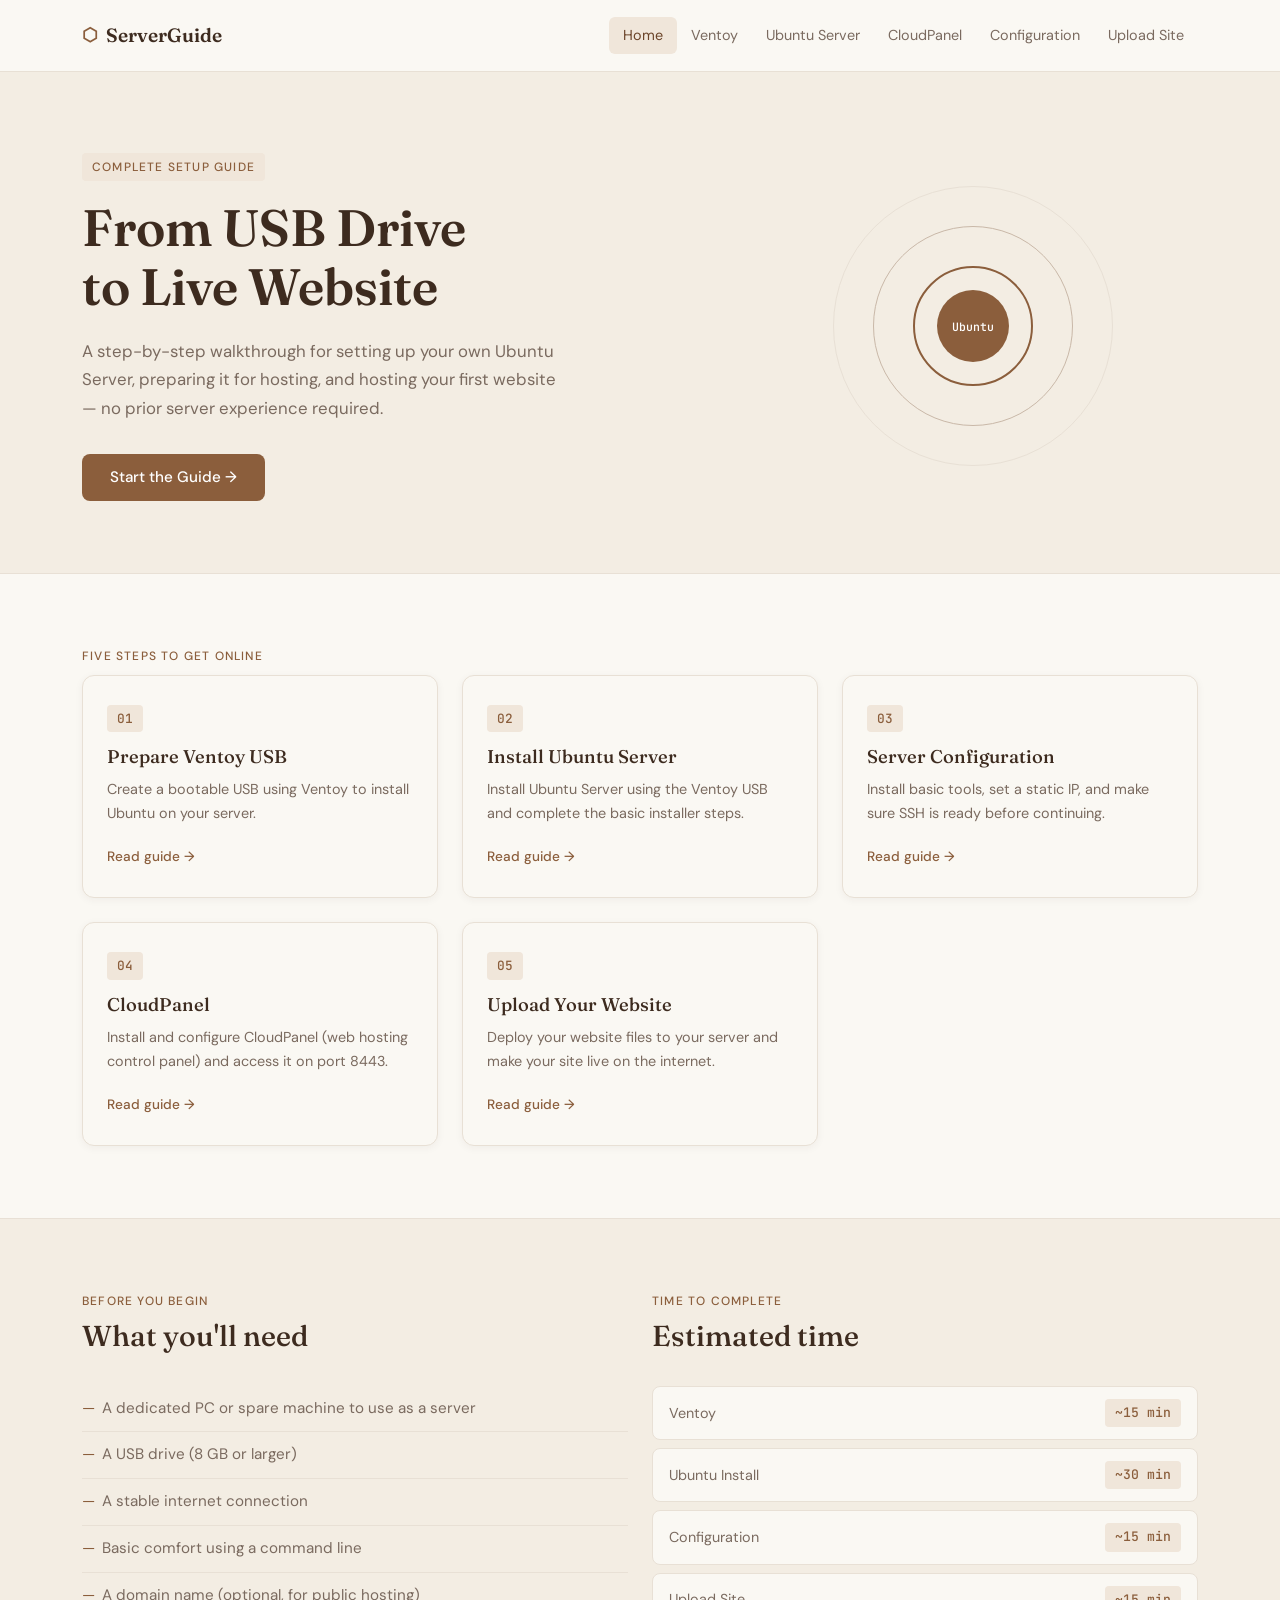
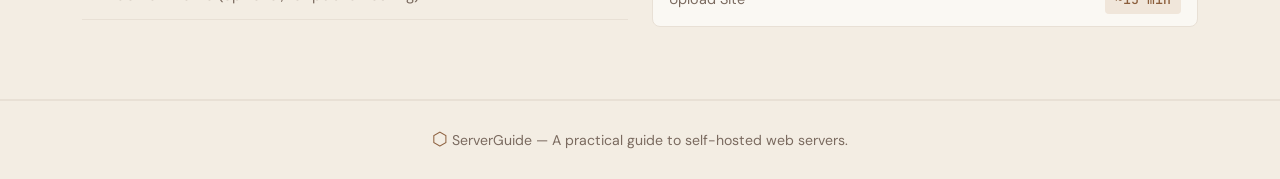
<file: index.html>
<!DOCTYPE html>
<html lang="en">
<head>
  <meta charset="UTF-8" />
  <meta name="viewport" content="width=device-width, initial-scale=1.0"/>
  <title>Ubuntu Server Guide</title>
  <link href="https://cdn.jsdelivr.net/npm/bootstrap@5.3.3/dist/css/bootstrap.min.css" rel="stylesheet"/>
  <link href="https://fonts.googleapis.com/css2?family=Fraunces:wght@400;500;600&family=DM+Sans:wght@400;500&family=JetBrains+Mono:wght@400;500&display=swap" rel="stylesheet"/>
  <link rel="stylesheet" href="style.css"/>
  <link rel="icon" type="image/x-icon" href="pics/favicon.png"/>
</head>
<body>

  <!-- Navbar -->
  <nav class="navbar navbar-expand-lg sticky-top site-nav">
    <div class="container">
      <a class="navbar-brand" href="index.html">
        <span class="brand-icon">⬡</span> ServerGuide
      </a>
      <button class="navbar-toggler" type="button" data-bs-toggle="collapse" data-bs-target="#navMenu">
        <span class="navbar-toggler-icon"></span>
      </button>
      <div class="collapse navbar-collapse" id="navMenu">
        <ul class="navbar-nav ms-auto">
          <li class="nav-item"><a class="nav-link active" href="index.html">Home</a></li>
          <li class="nav-item"><a class="nav-link" href="ventoy.html">Ventoy</a></li>
          <li class="nav-item"><a class="nav-link" href="ubuntu.html">Ubuntu Server</a></li>
          <li class="nav-item"><a class="nav-link" href="cloudpanel.html">CloudPanel</a></li>
          <li class="nav-item"><a class="nav-link" href="configuration.html">Configuration</a></li>
          <li class="nav-item"><a class="nav-link" href="upload.html">Upload Site</a></li>
        </ul>
      </div>
    </div>
  </nav>

  <!-- Hero -->
  <section class="hero-section">
    <div class="container">
      <div class="row align-items-center">
        <div class="col-lg-7">
          <span class="guide-label">Complete Setup Guide</span>
          <h1 class="hero-title">From USB Drive<br>to Live Website</h1>
          <p class="hero-sub">A step-by-step walkthrough for setting up your own Ubuntu Server, preparing it for hosting, and hosting your first website — no prior server experience required.</p>
          <a href="ventoy.html" class="btn btn-primary-custom">Start the Guide &rarr;</a>
        </div>
        <div class="col-lg-5 d-none d-lg-block">
          <div class="hero-graphic">
            <div class="graphic-ring ring-1"></div>
            <div class="graphic-ring ring-2"></div>
            <div class="graphic-ring ring-3"></div>
            <div class="graphic-center">
              <span>Ubuntu</span>
            </div>
          </div>
        </div>
      </div>
    </div>
  </section>

  <!-- Steps overview -->
  <section class="steps-section">
    <div class="container">
      <p class="section-label">Five steps to get online</p>
      <div class="row g-4">
        <div class="col-md-6 col-lg-4">
          <a href="ventoy.html" class="step-card">
            <div class="step-num">01</div>
            <h3 class="step-title">Prepare Ventoy USB</h3>
            <p class="step-desc">Create a bootable USB using Ventoy to install Ubuntu on your server.</p>
            <span class="step-link">Read guide &rarr;</span>
          </a>
        </div>

        <div class="col-md-6 col-lg-4">
          <a href="ubuntu.html" class="step-card">
            <div class="step-num">02</div>
            <h3 class="step-title">Install Ubuntu Server</h3>
            <p class="step-desc">Install Ubuntu Server using the Ventoy USB and complete the basic installer steps.</p>
            <span class="step-link">Read guide &rarr;</span>
          </a>
        </div>

        <div class="col-md-6 col-lg-4">
          <a href="configuration.html" class="step-card">
            <div class="step-num">03</div>
            <h3 class="step-title">Server Configuration</h3>
            <p class="step-desc">Install basic tools, set a static IP, and make sure SSH is ready before continuing.</p>
            <span class="step-link">Read guide &rarr;</span>
          </a>
        </div>

        <div class="col-md-6 col-lg-4">
          <a href="cloudpanel.html" class="step-card">
            <div class="step-num">04</div>
            <h3 class="step-title">CloudPanel</h3>
            <p class="step-desc">Install and configure CloudPanel (web hosting control panel) and access it on port 8443.</p>
            <span class="step-link">Read guide &rarr;</span>
          </a>
        </div>

        <div class="col-md-6 col-lg-4">
          <a href="upload.html" class="step-card">
            <div class="step-num">05</div>
            <h3 class="step-title">Upload Your Website</h3>
            <p class="step-desc">Deploy your website files to your server and make your site live on the internet.</p>
            <span class="step-link">Read guide &rarr;</span>
          </a>
        </div>

      </div>
    </div>
  </section>

  <!-- What you'll need -->
  <section class="prereq-section">
    <div class="container">
      <div class="row">
        <div class="col-lg-6">
          <p class="section-label">Before you begin</p>
          <h2 class="section-title">What you'll need</h2>
          <ul class="prereq-list">
            <li>A dedicated PC or spare machine to use as a server</li>
            <li>A USB drive (8 GB or larger)</li>
            <li>A stable internet connection</li>
            <li>Basic comfort using a command line</li>
            <li>A domain name (optional, for public hosting)</li>
          </ul>
        </div>
        <div class="col-lg-6">
          <p class="section-label">Time to complete</p>
          <h2 class="section-title">Estimated time</h2>
          <div class="time-cards">
            <div class="time-card"><span class="time-step">Ventoy</span><span class="time-val">~15 min</span></div>
            <div class="time-card"><span class="time-step">Ubuntu Install</span><span class="time-val">~30 min</span></div>
            <div class="time-card"><span class="time-step">Configuration</span><span class="time-val">~15 min</span></div>
            <div class="time-card"><span class="time-step">Upload Site</span><span class="time-val">~15 min</span></div>
          </div>
        </div>
      </div>
    </div>
  </section>

  <!-- Footer -->
  <footer class="site-footer">
    <div class="container">
      <span class="brand-icon">⬡</span> ServerGuide &mdash; A practical guide to self-hosted web servers.
    </div>
  </footer>

  <script src="https://cdn.jsdelivr.net/npm/bootstrap@5.3.3/dist/js/bootstrap.bundle.min.js"></script>
  <script src="site.js"></script>
</body>
</html>
</file>
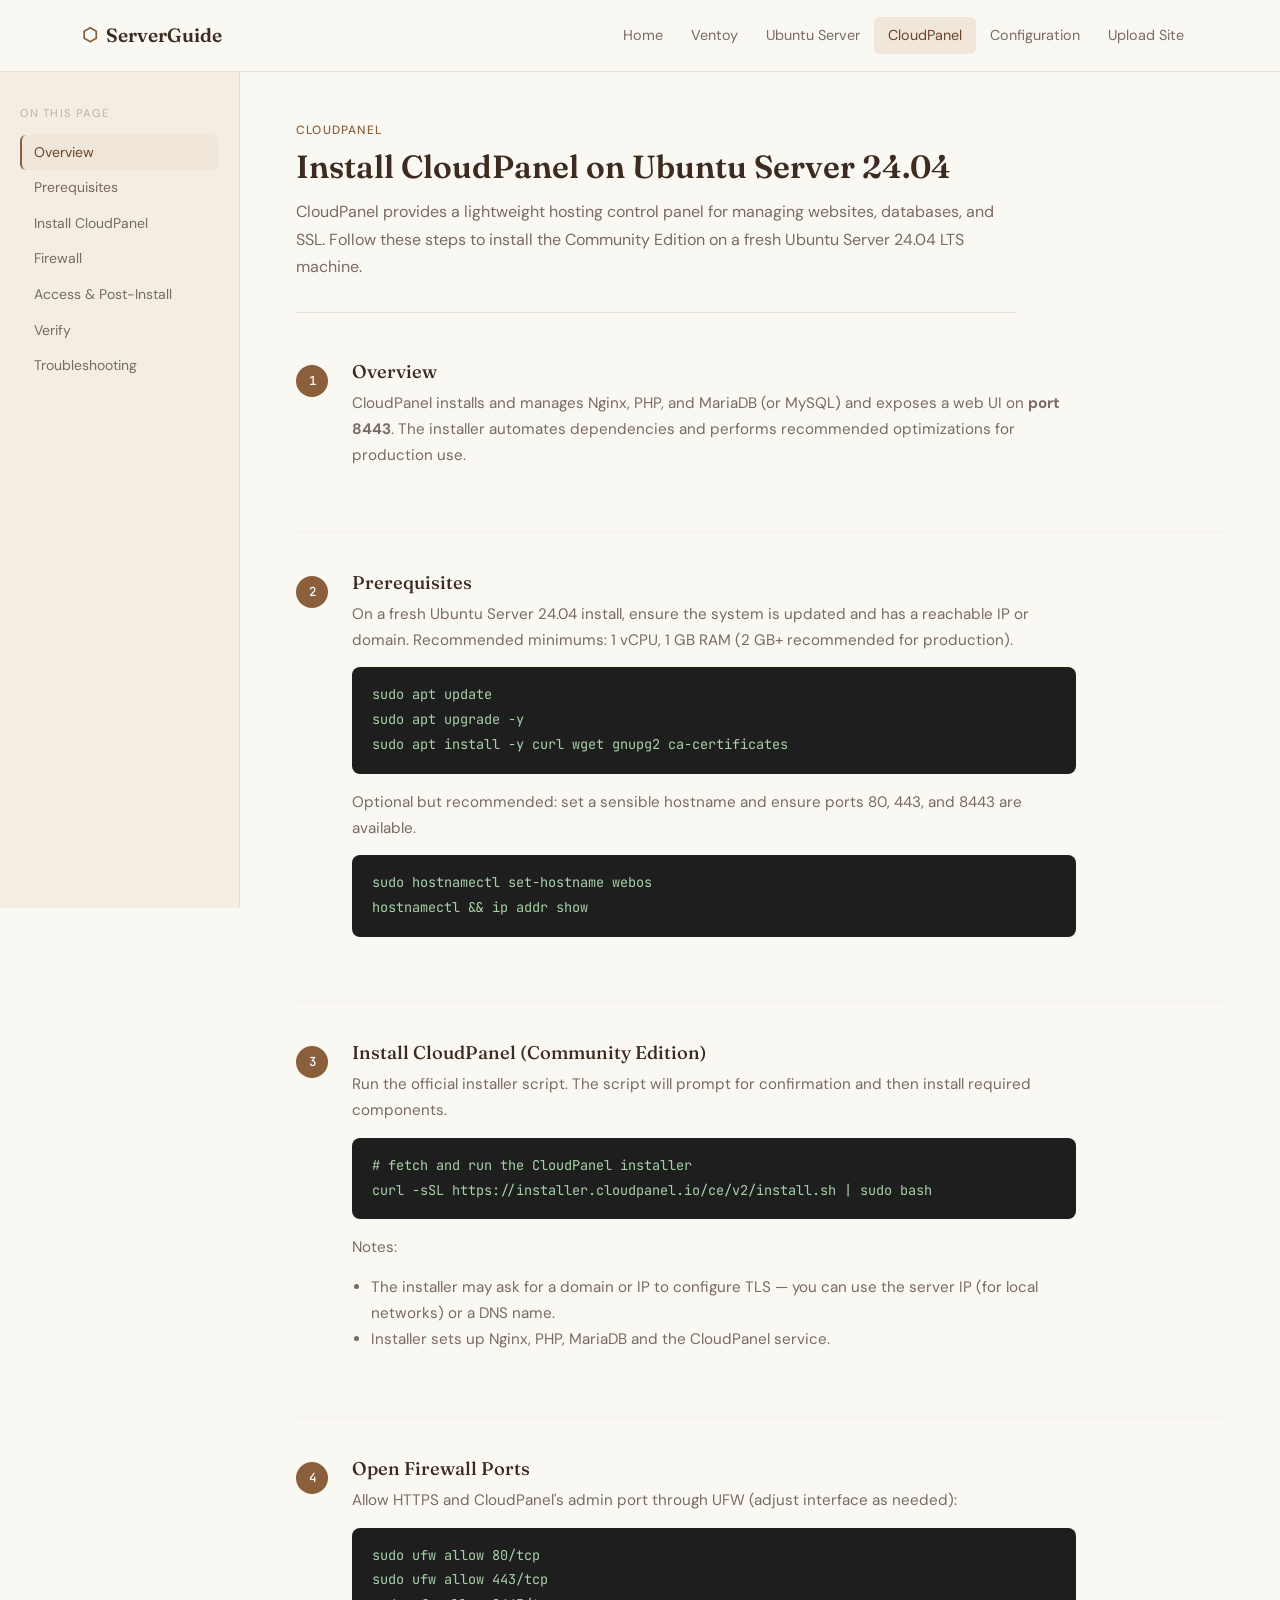
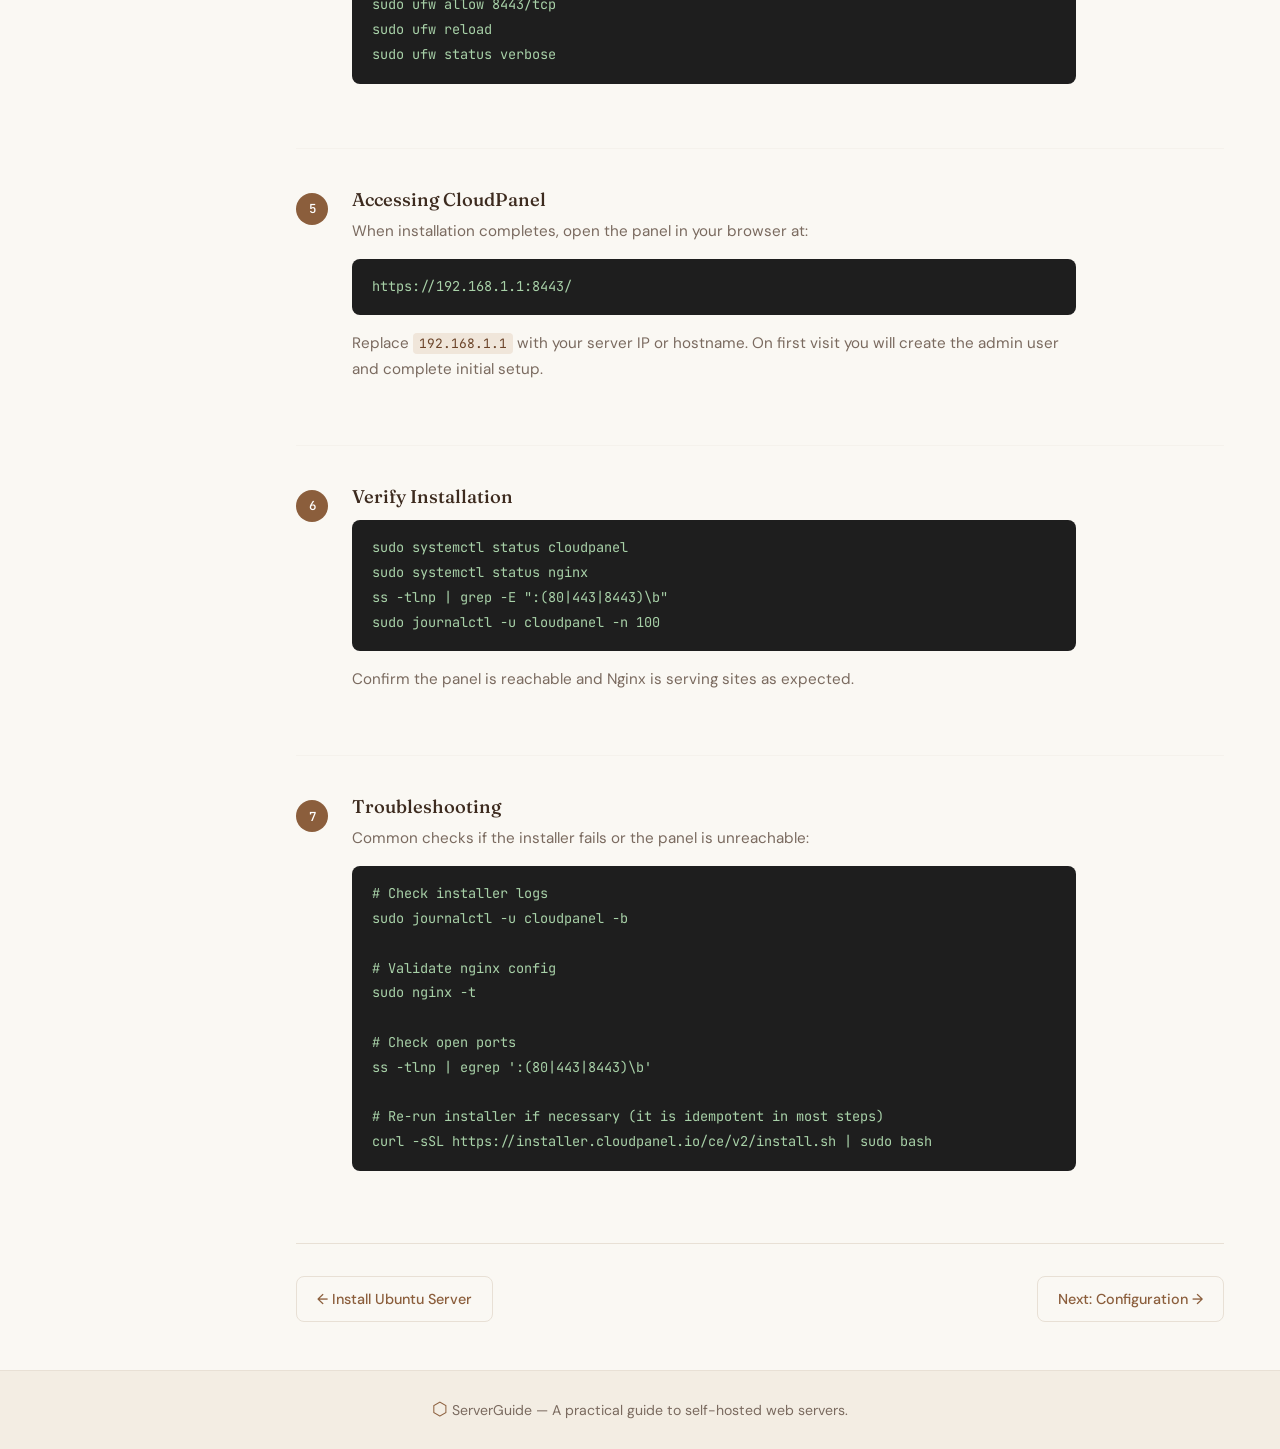
<file: cloudpanel.html>
<!DOCTYPE html>
<html lang="en">
<head>
  <meta charset="UTF-8" />
  <meta name="viewport" content="width=device-width, initial-scale=1.0"/>
  <title>Install CloudPanel — ServerGuide</title>
  <link href="https://cdn.jsdelivr.net/npm/bootstrap@5.3.3/dist/css/bootstrap.min.css" rel="stylesheet"/>
  <link href="https://fonts.googleapis.com/css2?family=Fraunces:wght@400;500;600&family=DM+Sans:wght@400;500&family=JetBrains+Mono:wght@400;500&display=swap" rel="stylesheet"/>
  <link rel="stylesheet" href="style.css"/>
  <link rel="icon" type="image/x-icon" href="pics/favicon.png"/>
</head>
<body>

  <!-- Navbar -->
  <nav class="navbar navbar-expand-lg sticky-top site-nav">
    <div class="container">
      <a class="navbar-brand" href="index.html">
        <span class="brand-icon">⬡</span> ServerGuide
      </a>
      <button class="navbar-toggler" type="button" data-bs-toggle="collapse" data-bs-target="#navMenu">
        <span class="navbar-toggler-icon"></span>
      </button>
      <div class="collapse navbar-collapse" id="navMenu">
        <ul class="navbar-nav ms-auto">
          <li class="nav-item"><a class="nav-link" href="index.html">Home</a></li>
          <li class="nav-item"><a class="nav-link" href="ventoy.html">Ventoy</a></li>
          <li class="nav-item"><a class="nav-link" href="ubuntu.html">Ubuntu Server</a></li>
          <li class="nav-item"><a class="nav-link active" href="cloudpanel.html">CloudPanel</a></li>
          <li class="nav-item"><a class="nav-link" href="configuration.html">Configuration</a></li>
          <li class="nav-item"><a class="nav-link" href="upload.html">Upload Site</a></li>
        </ul>
      </div>
    </div>
  </nav>

  <div class="guide-layout">

    <!-- Sidebar -->
    <aside class="guide-sidebar">
      <span class="sidebar-label">On this page</span>
      <ul class="sidebar-nav">
        <li><a href="#overview" class="active">Overview</a></li>
        <li><a href="#prereqs">Prerequisites</a></li>
        <li><a href="#install">Install CloudPanel</a></li>
        <li><a href="#firewall">Firewall</a></li>
        <li><a href="#access">Access & Post-Install</a></li>
        <li><a href="#verify">Verify</a></li>
        <li><a href="#troubleshoot">Troubleshooting</a></li>
      </ul>
    </aside>

    <!-- Main content -->
    <main class="guide-content">
      <span class="guide-page-label">CloudPanel</span>
      <h1 class="guide-page-title">Install CloudPanel on Ubuntu Server 24.04</h1>
      <p class="guide-page-intro">CloudPanel provides a lightweight hosting control panel for managing websites, databases, and SSL. Follow these steps to install the Community Edition on a fresh Ubuntu Server 24.04 LTS machine.</p>

      <div class="step-block" id="overview">
        <div class="step-badge">1</div>
        <div class="step-body">
          <h3>Overview</h3>
          <p>CloudPanel installs and manages Nginx, PHP, and MariaDB (or MySQL) and exposes a web UI on <strong>port 8443</strong>. The installer automates dependencies and performs recommended optimizations for production use.</p>
        </div>
      </div>

      <hr class="step-divider">

      <div class="step-block" id="prereqs">
        <div class="step-badge">2</div>
        <div class="step-body">
          <h3>Prerequisites</h3>
          <p>On a fresh Ubuntu Server 24.04 install, ensure the system is updated and has a reachable IP or domain. Recommended minimums: 1 vCPU, 1 GB RAM (2 GB+ recommended for production).</p>
          <pre><code>sudo apt update
sudo apt upgrade -y
sudo apt install -y curl wget gnupg2 ca-certificates</code></pre>
          <p>Optional but recommended: set a sensible hostname and ensure ports 80, 443, and 8443 are available.</p>
          <pre><code>sudo hostnamectl set-hostname webos
hostnamectl && ip addr show</code></pre>
        </div>
      </div>

      <hr class="step-divider">

      <div class="step-block" id="install">
        <div class="step-badge">3</div>
        <div class="step-body">
          <h3>Install CloudPanel (Community Edition)</h3>
          <p>Run the official installer script. The script will prompt for confirmation and then install required components.</p>
          <pre><code># fetch and run the CloudPanel installer
curl -sSL https://installer.cloudpanel.io/ce/v2/install.sh | sudo bash</code></pre>
          <p>Notes:</p>
          <ul style="color: var(--brown-mid); font-size: 0.95rem; padding-left: 1.2rem;">
            <li>The installer may ask for a domain or IP to configure TLS — you can use the server IP (for local networks) or a DNS name.</li>
            <li>Installer sets up Nginx, PHP, MariaDB and the CloudPanel service.</li>
          </ul>
        </div>
      </div>

      <hr class="step-divider">

      <div class="step-block" id="firewall">
        <div class="step-badge">4</div>
        <div class="step-body">
          <h3>Open Firewall Ports</h3>
          <p>Allow HTTPS and CloudPanel's admin port through UFW (adjust interface as needed):</p>
          <pre><code>sudo ufw allow 80/tcp
sudo ufw allow 443/tcp
sudo ufw allow 8443/tcp
sudo ufw reload
sudo ufw status verbose</code></pre>
        </div>
      </div>

      <hr class="step-divider">

      <div class="step-block" id="access">
        <div class="step-badge">5</div>
        <div class="step-body">
          <h3>Accessing CloudPanel</h3>
          <p>When installation completes, open the panel in your browser at:</p>
          <pre><code>https://192.168.1.1:8443/</code></pre>
          <p>Replace <code>192.168.1.1</code> with your server IP or hostname. On first visit you will create the admin user and complete initial setup.</p>
        </div>
      </div>

      <hr class="step-divider">

      <div class="step-block" id="verify">
        <div class="step-badge">6</div>
        <div class="step-body">
          <h3>Verify Installation</h3>
          <pre><code>sudo systemctl status cloudpanel
sudo systemctl status nginx
ss -tlnp | grep -E ":(80|443|8443)\b"
sudo journalctl -u cloudpanel -n 100</code></pre>
          <p>Confirm the panel is reachable and Nginx is serving sites as expected.</p>
        </div>
      </div>

      <hr class="step-divider">

      <div class="step-block" id="troubleshoot">
        <div class="step-badge">7</div>
        <div class="step-body">
          <h3>Troubleshooting</h3>
          <p>Common checks if the installer fails or the panel is unreachable:</p>
          <pre><code># Check installer logs
sudo journalctl -u cloudpanel -b

# Validate nginx config
sudo nginx -t

# Check open ports
ss -tlnp | egrep ':(80|443|8443)\b'

# Re-run installer if necessary (it is idempotent in most steps)
curl -sSL https://installer.cloudpanel.io/ce/v2/install.sh | sudo bash</code></pre>
        </div>
      </div>

      <div class="guide-pagination">
        <a href="ubuntu.html">&larr; Install Ubuntu Server</a>
        <a href="configuration.html">Next: Configuration &rarr;</a>
      </div>

    </main>
  </div>

  <!-- Footer -->
  <footer class="site-footer">
    <div class="container">
      <span class="brand-icon">⬡</span> ServerGuide &mdash; A practical guide to self-hosted web servers.
    </div>
  </footer>

  <script src="https://cdn.jsdelivr.net/npm/bootstrap@5.3.3/dist/js/bootstrap.bundle.min.js"></script>
  <script src="site.js"></script>
</body>
</html>
</file>
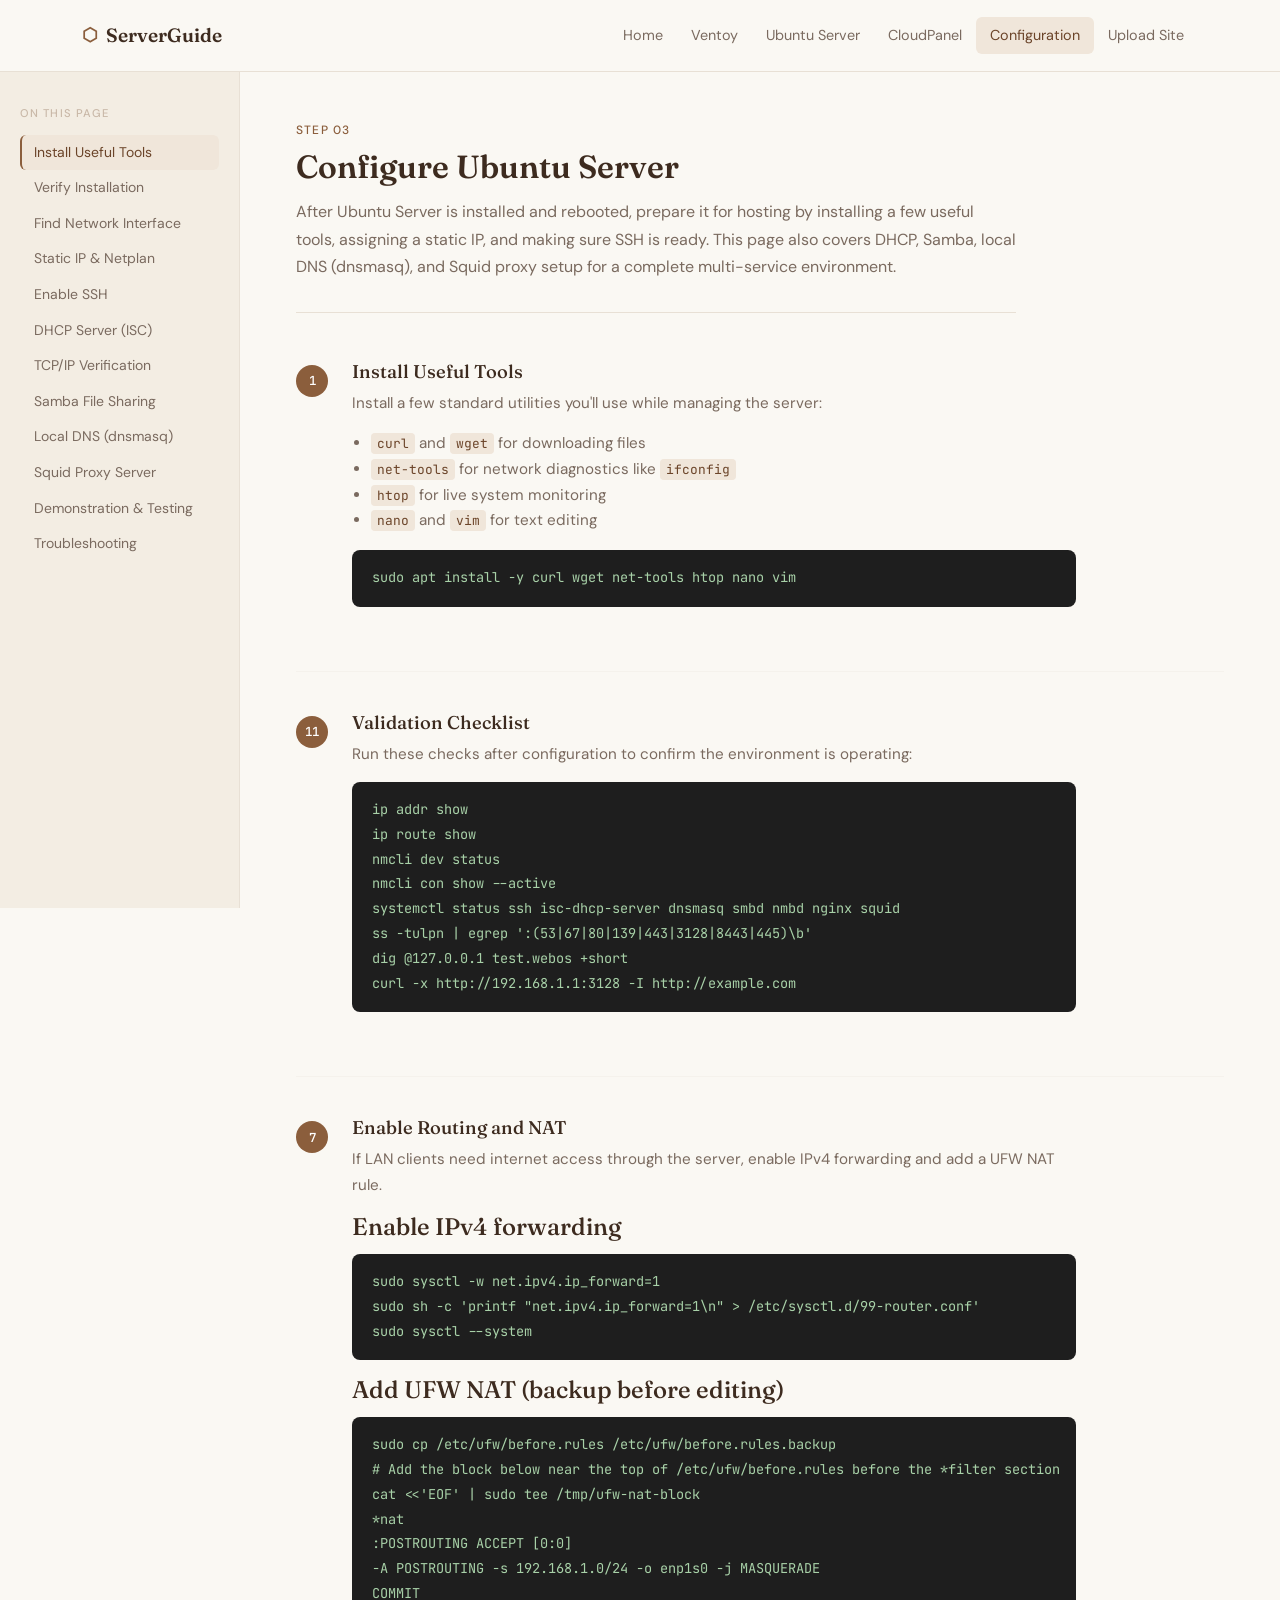
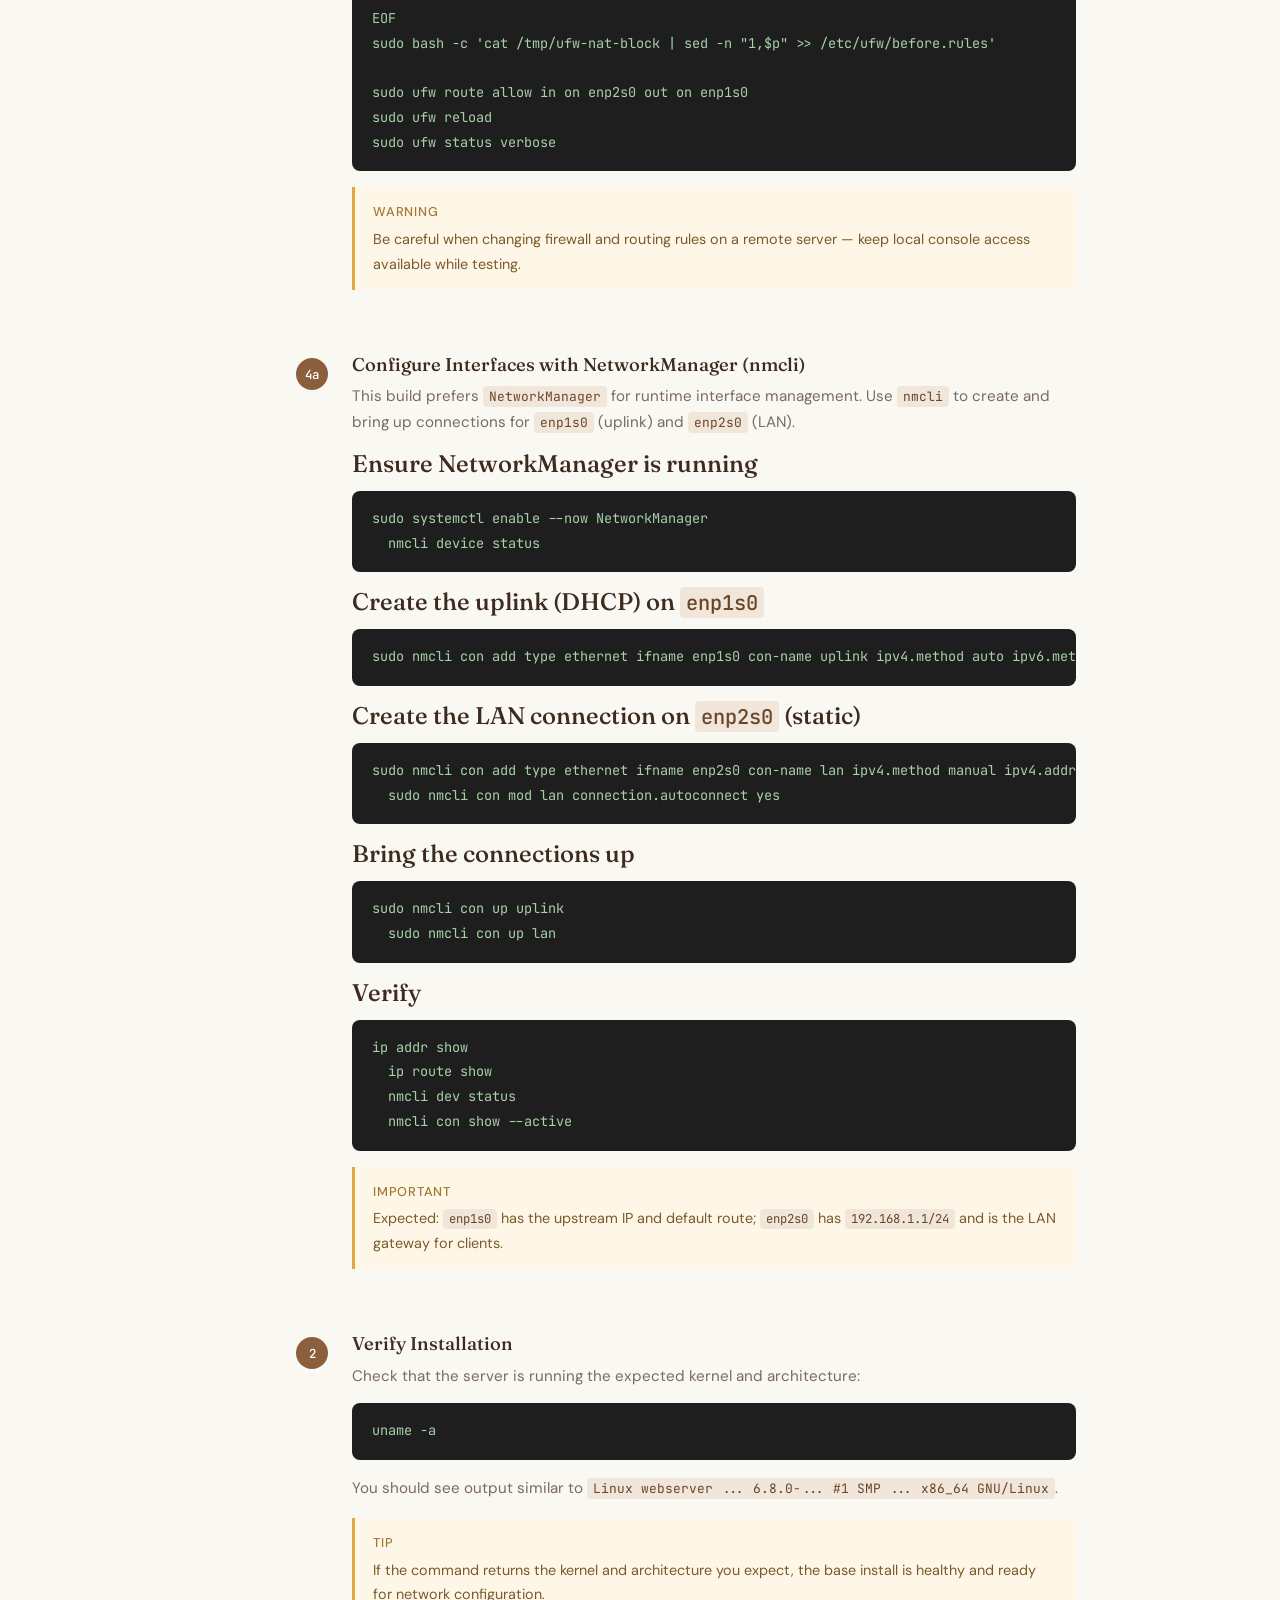
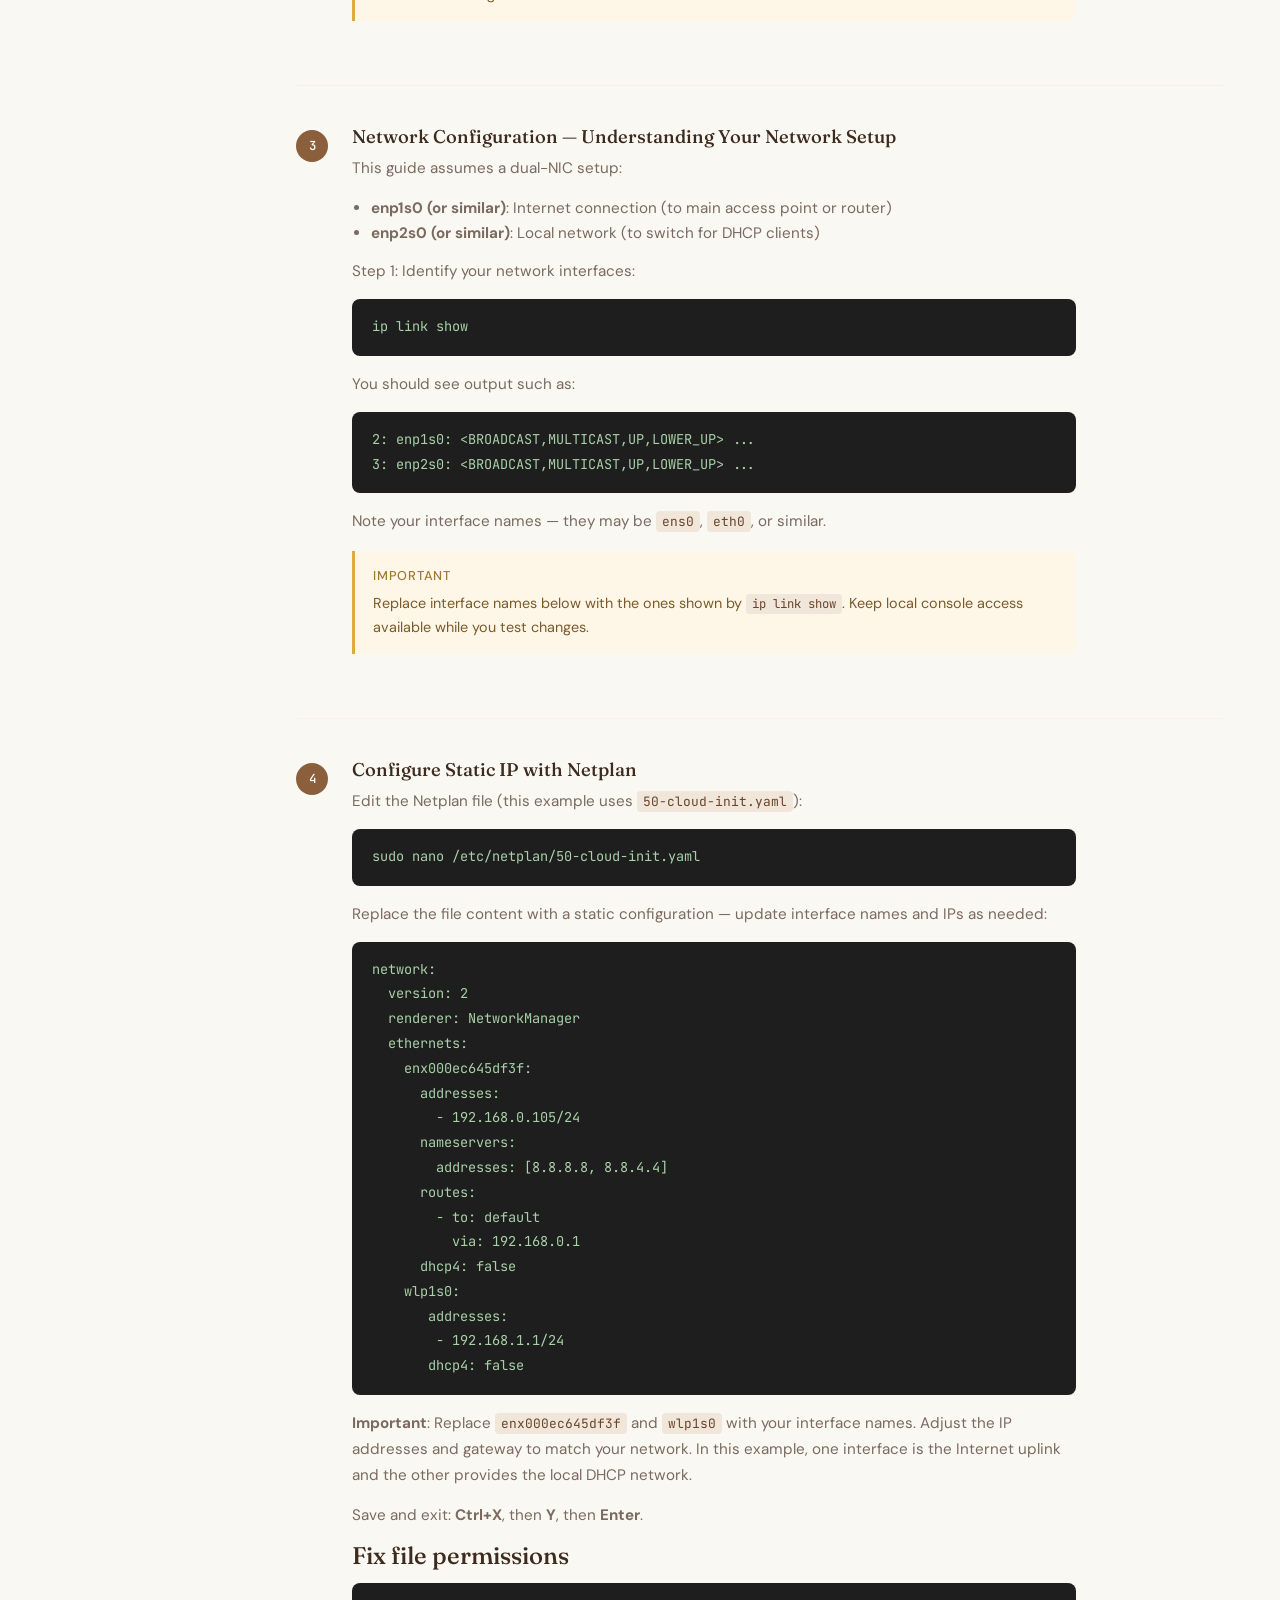
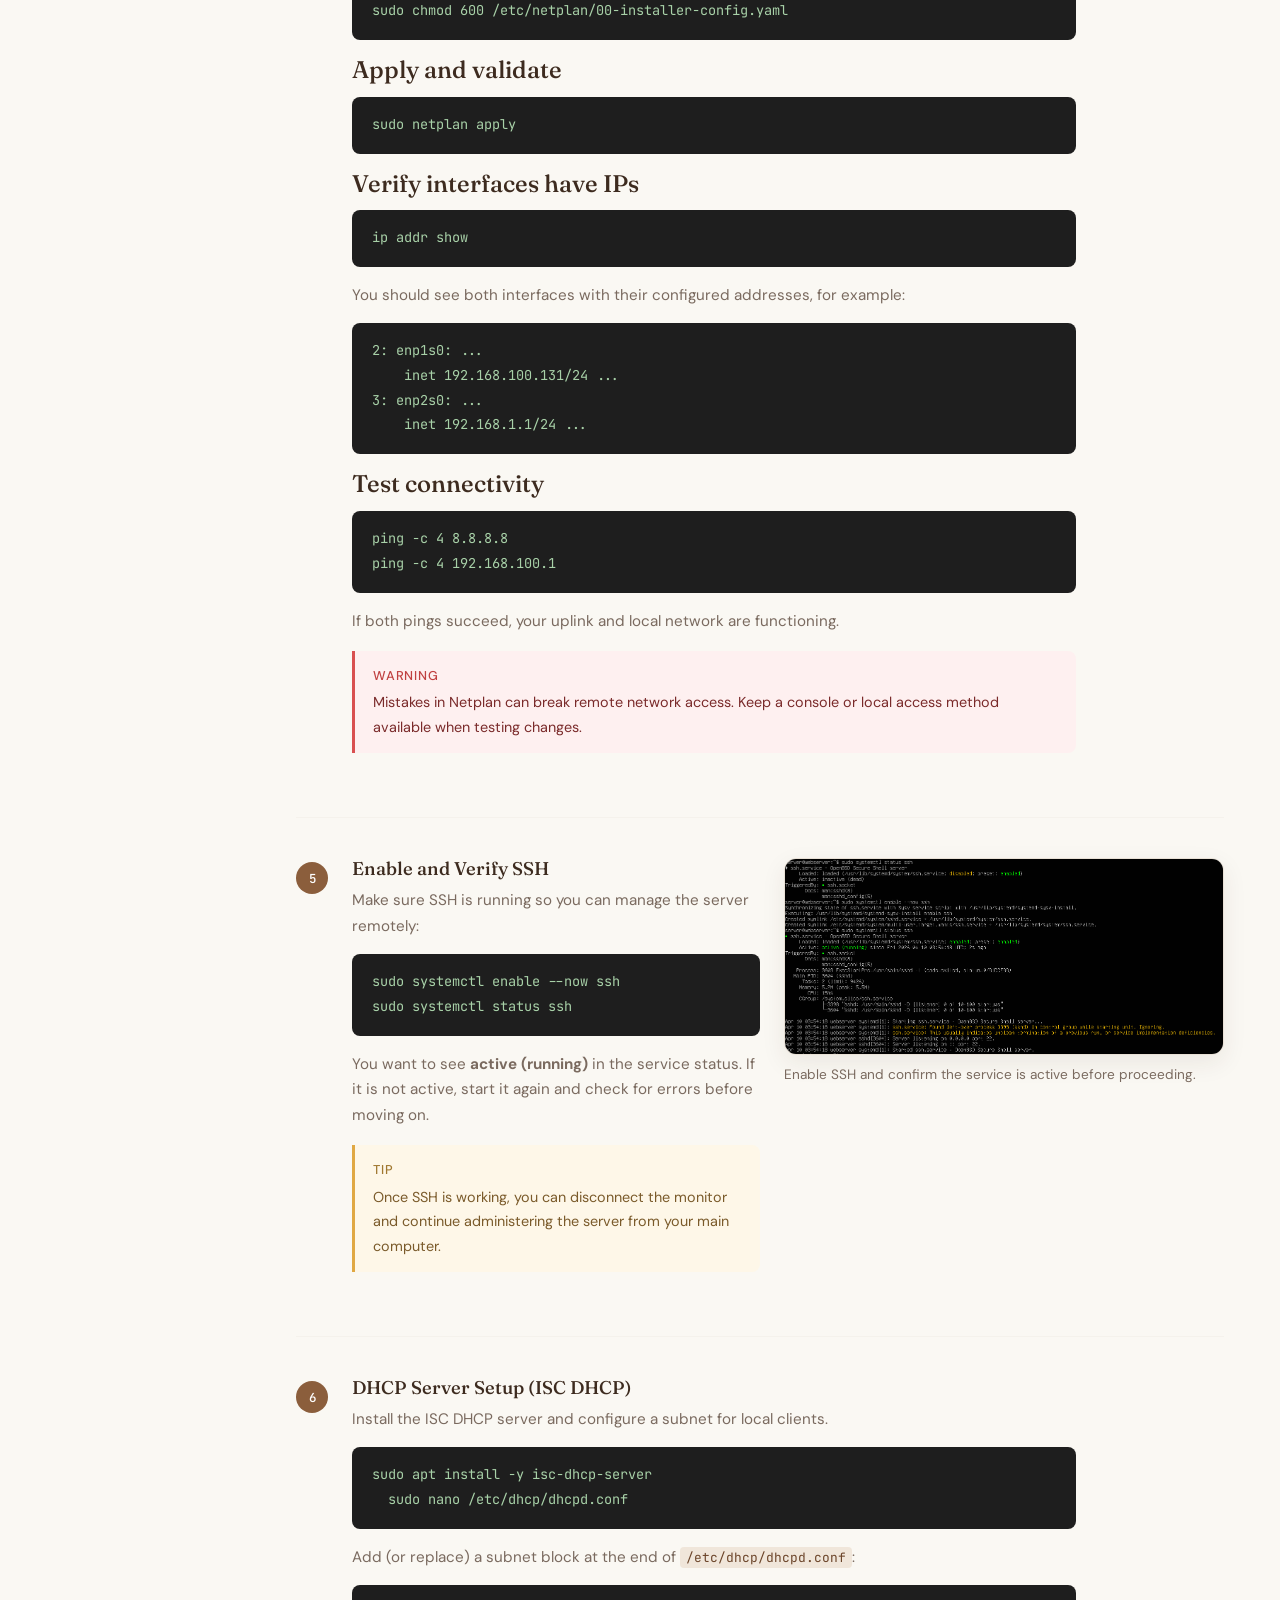
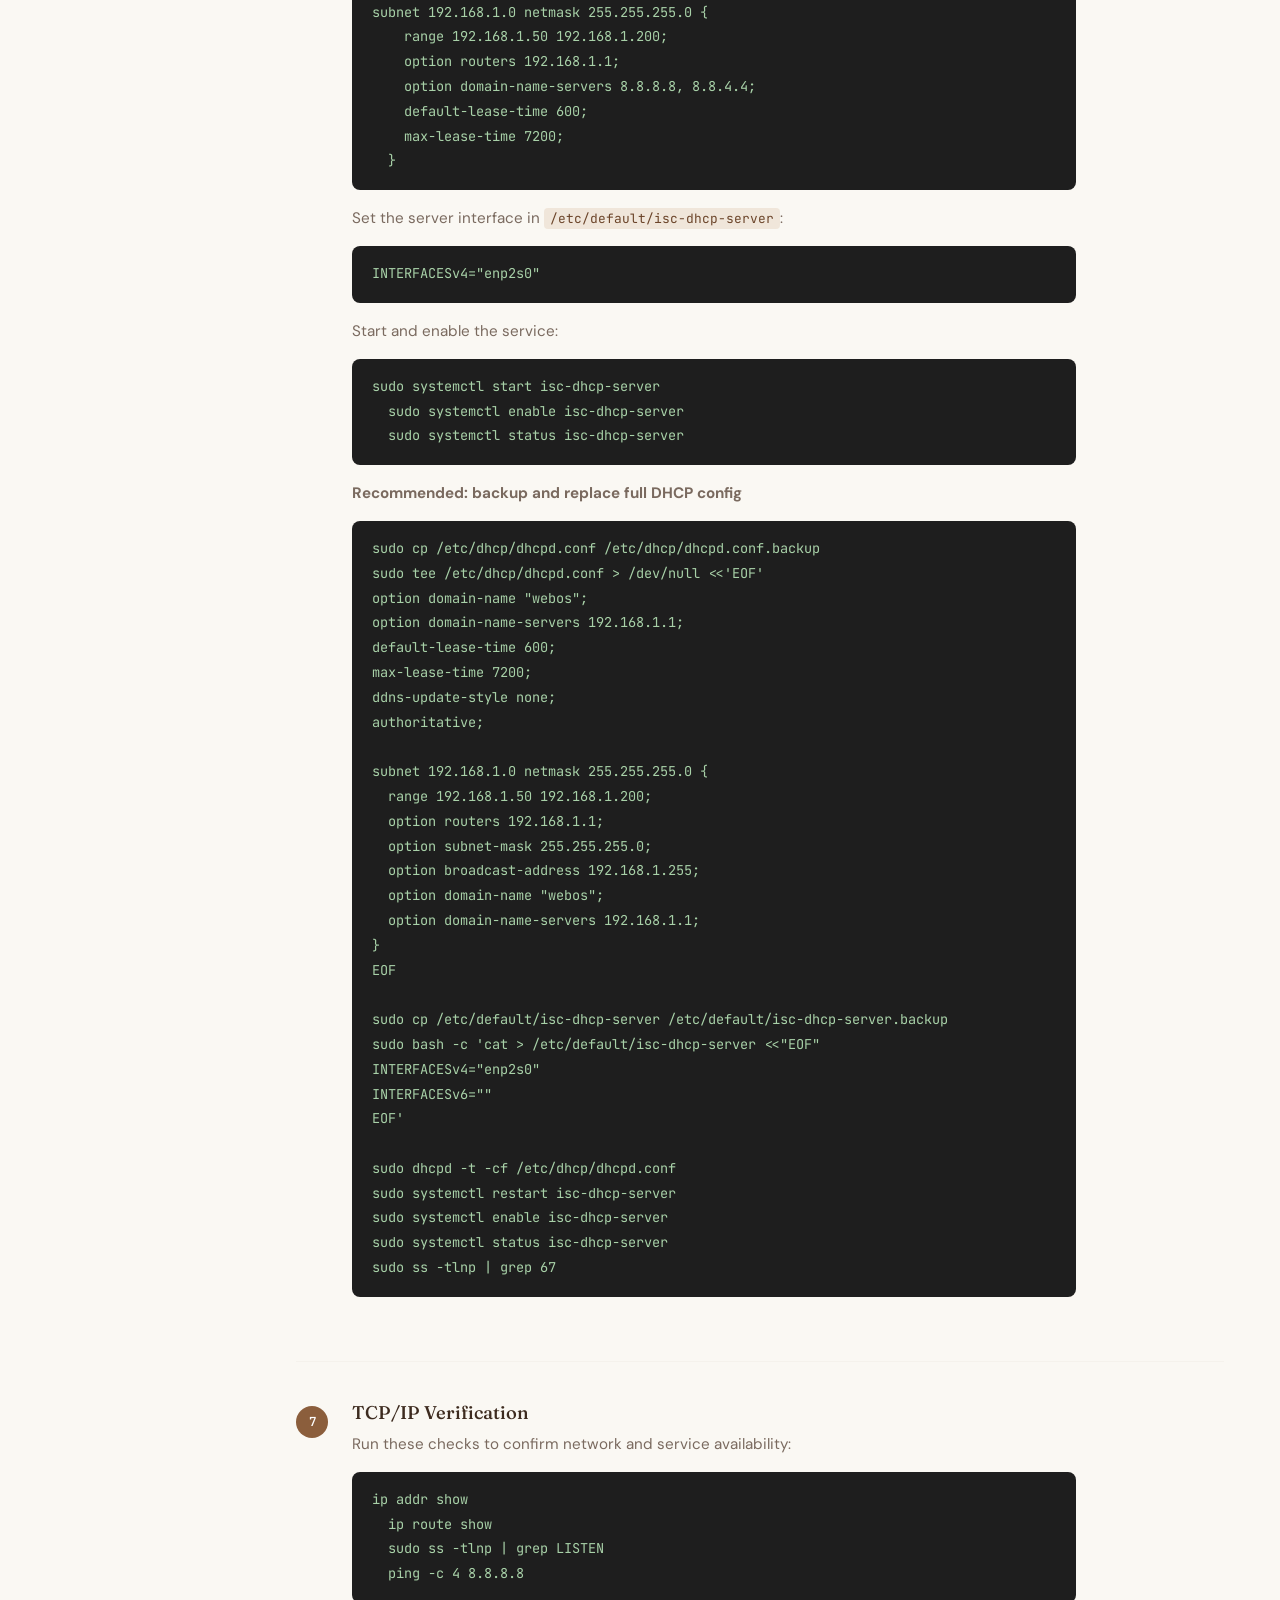
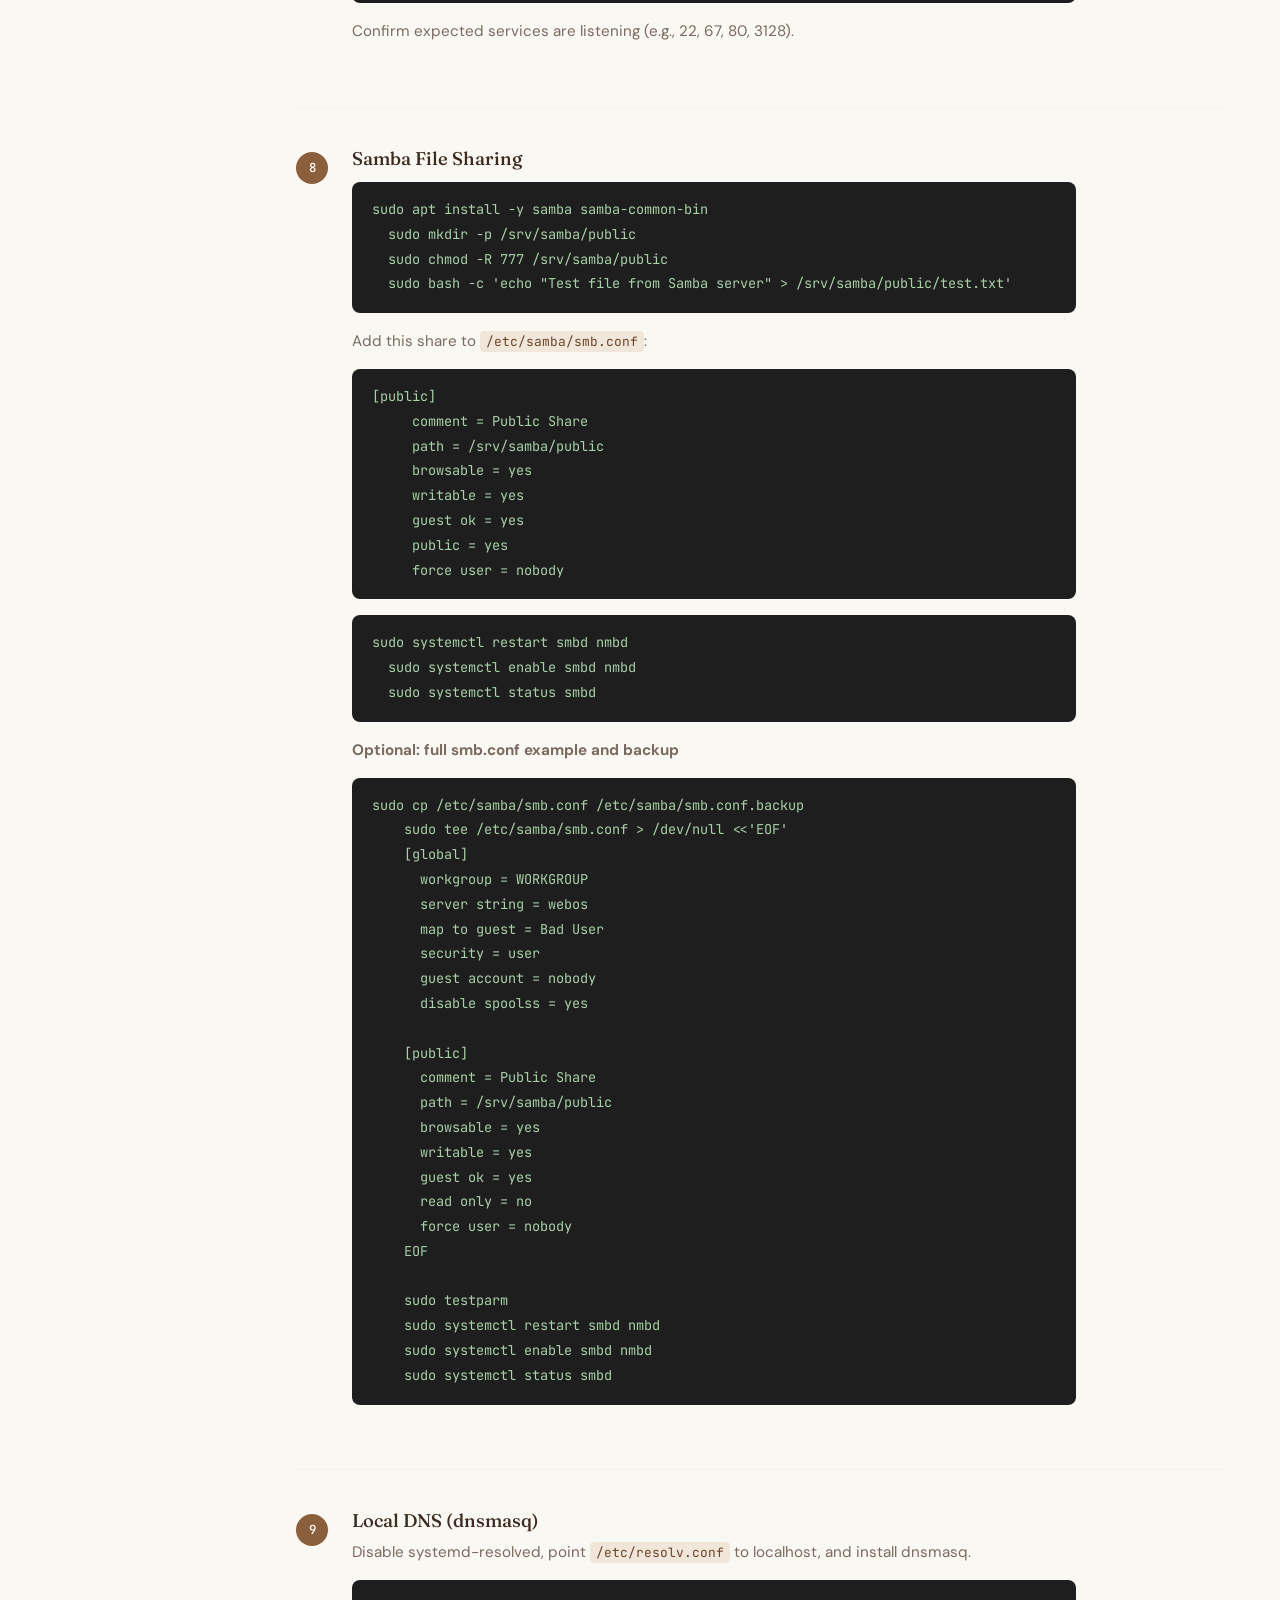
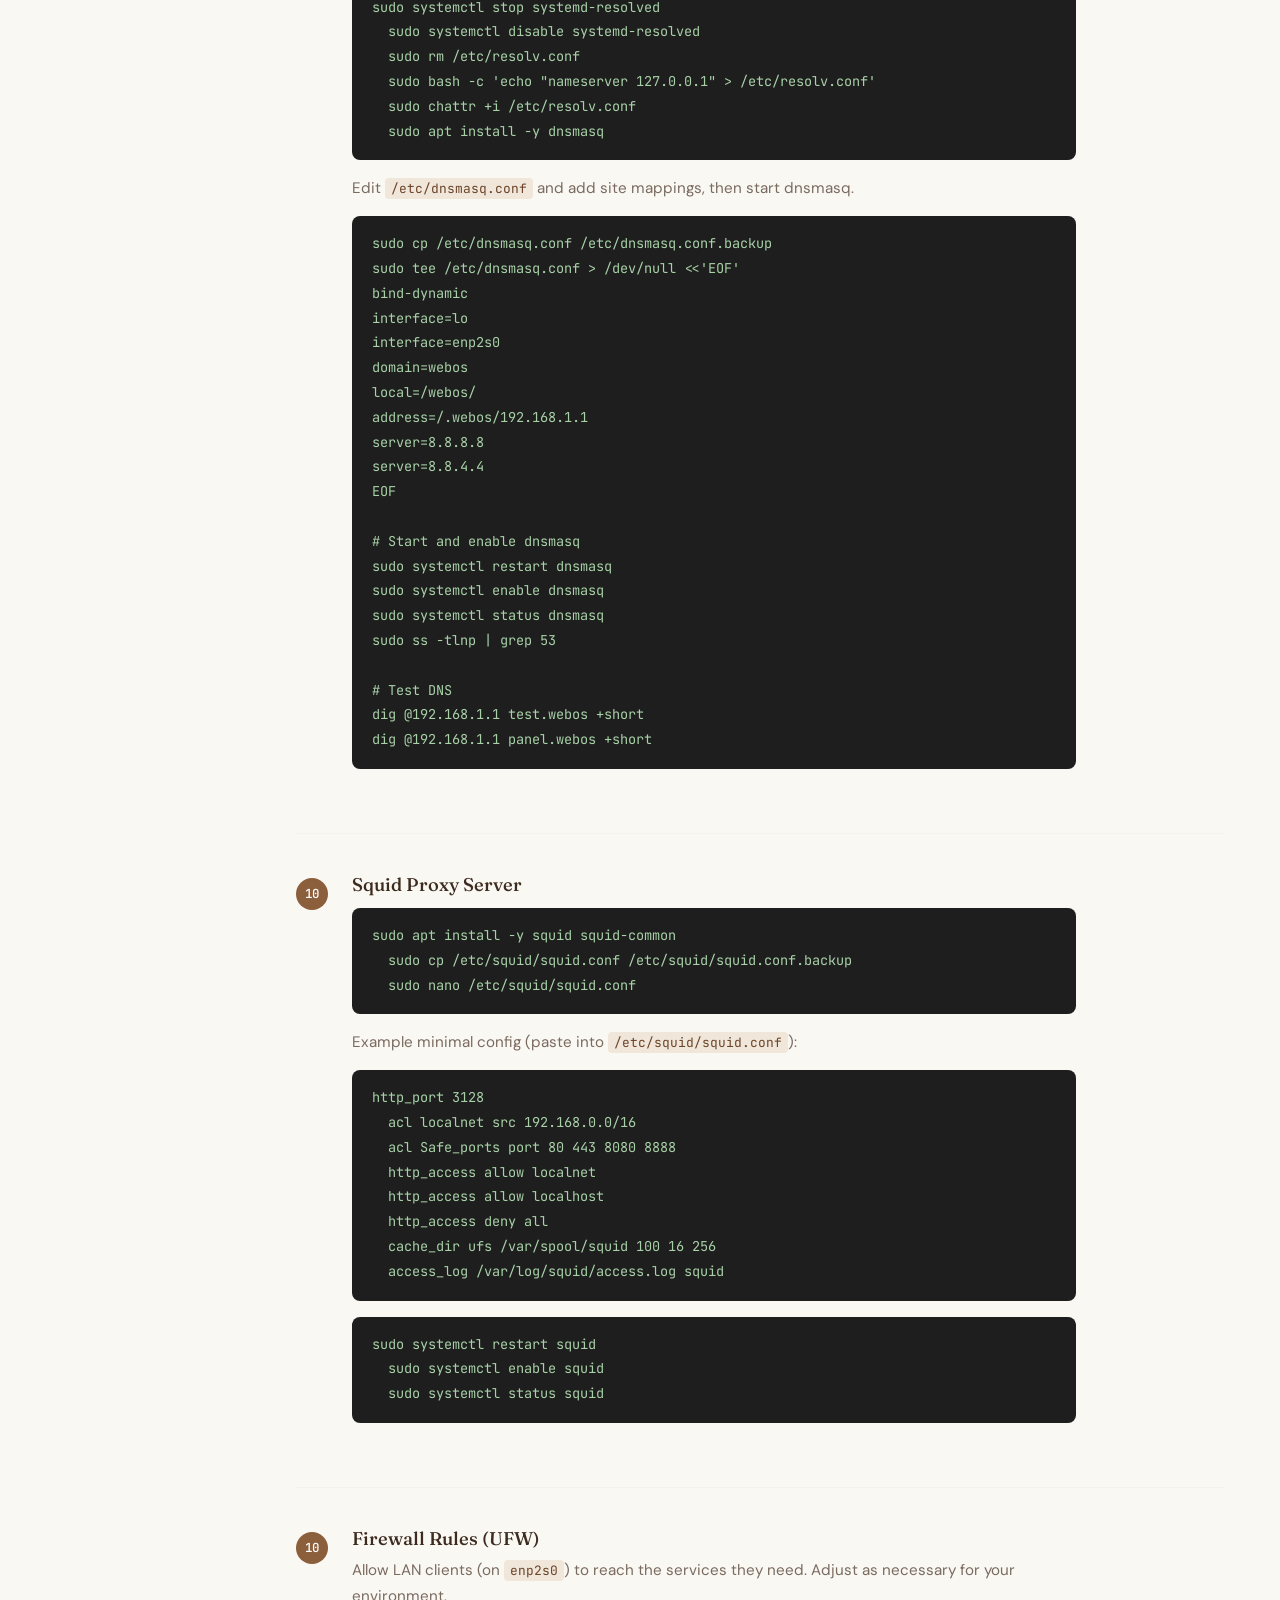
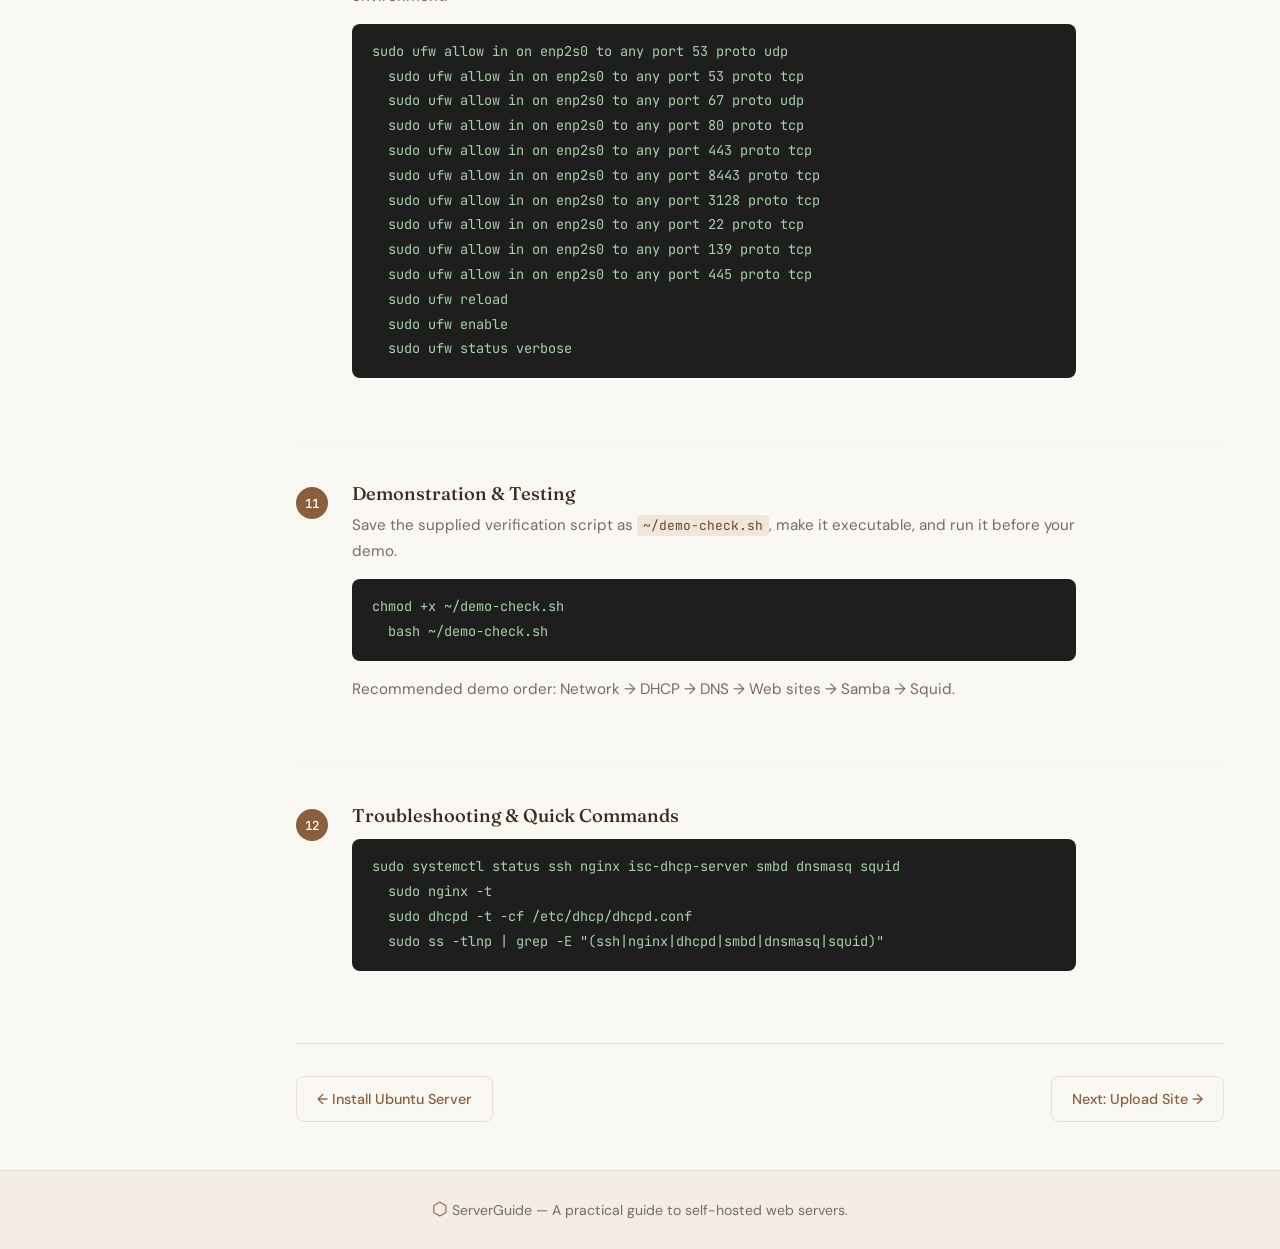
<file: configuration.html>
<!DOCTYPE html>
<html lang="en">
<head>
  <meta charset="UTF-8" />
  <meta name="viewport" content="width=device-width, initial-scale=1.0"/>
  <title>Configure Ubuntu Server — ServerGuide</title>
  <link href="https://cdn.jsdelivr.net/npm/bootstrap@5.3.3/dist/css/bootstrap.min.css" rel="stylesheet"/>
  <link href="https://fonts.googleapis.com/css2?family=Fraunces:wght@400;500;600&family=DM+Sans:wght@400;500&family=JetBrains+Mono:wght@400;500&display=swap" rel="stylesheet"/>
  <link rel="stylesheet" href="style.css"/>
  <link rel="icon" type="image/x-icon" href="pics/favicon.png"/>
</head>
<body>

  <!-- Navbar -->
  <nav class="navbar navbar-expand-lg sticky-top site-nav">
    <div class="container">
      <a class="navbar-brand" href="index.html">
        <span class="brand-icon">⬡</span> ServerGuide
      </a>
      <button class="navbar-toggler" type="button" data-bs-toggle="collapse" data-bs-target="#navMenu">
        <span class="navbar-toggler-icon"></span>
      </button>
      <div class="collapse navbar-collapse" id="navMenu">
        <ul class="navbar-nav ms-auto">
          <li class="nav-item"><a class="nav-link" href="index.html">Home</a></li>
          <li class="nav-item"><a class="nav-link" href="ventoy.html">Ventoy</a></li>
          <li class="nav-item"><a class="nav-link" href="ubuntu.html">Ubuntu Server</a></li>
          <li class="nav-item"><a class="nav-link" href="cloudpanel.html">CloudPanel</a></li>
          <li class="nav-item"><a class="nav-link active" href="configuration.html">Configuration</a></li>
          <li class="nav-item"><a class="nav-link" href="upload.html">Upload Site</a></li>
        </ul>
      </div>
    </div>
  </nav>

  <div class="guide-layout">

    <!-- Sidebar -->
    <aside class="guide-sidebar">
      <span class="sidebar-label">On this page</span>
      <ul class="sidebar-nav">
        <li><a href="#tools" class="active">Install Useful Tools</a></li>
        <li><a href="#verify">Verify Installation</a></li>
        <li><a href="#network">Find Network Interface</a></li>
        <li><a href="#netplan">Static IP & Netplan</a></li>
        <li><a href="#ssh">Enable SSH</a></li>
          <li><a href="#dhcp">DHCP Server (ISC)</a></li>
          <li><a href="#tcpip">TCP/IP Verification</a></li>
          <li><a href="#samba">Samba File Sharing</a></li>
          <li><a href="#dnsmasq">Local DNS (dnsmasq)</a></li>
          <li><a href="#squid">Squid Proxy Server</a></li>
          <li><a href="#demo">Demonstration & Testing</a></li>
          <li><a href="#troubleshoot">Troubleshooting</a></li>
        </ul>
    </aside>

    <!-- Main content -->
    <main class="guide-content">
      <span class="guide-page-label">Step 03</span>
      <h1 class="guide-page-title">Configure Ubuntu Server</h1>
      <p class="guide-page-intro">After Ubuntu Server is installed and rebooted, prepare it for hosting by installing a few useful tools, assigning a static IP, and making sure SSH is ready. This page also covers DHCP, Samba, local DNS (dnsmasq), and Squid proxy setup for a complete multi-service environment.</p>

      <!-- Step 1 -->
      <div class="step-block" id="tools">
        <div class="step-badge">1</div>
        <div class="step-body">
          <h3>Install Useful Tools</h3>
          <p>Install a few standard utilities you'll use while managing the server:</p>
          <ul style="color: var(--brown-mid); font-size: 0.95rem; padding-left: 1.2rem;">
            <li><code>curl</code> and <code>wget</code> for downloading files</li>
            <li><code>net-tools</code> for network diagnostics like <code>ifconfig</code></li>
            <li><code>htop</code> for live system monitoring</li>
            <li><code>nano</code> and <code>vim</code> for text editing</li>
          </ul>
          <pre><code>sudo apt install -y curl wget net-tools htop nano vim</code></pre>
        </div>
      </div>

        <hr class="step-divider">

        <!-- Validation Checklist -->
        <div class="step-block" id="validation">
          <div class="step-badge">11</div>
          <div class="step-body">
            <h3>Validation Checklist</h3>
            <p>Run these checks after configuration to confirm the environment is operating:</p>
            <pre><code>ip addr show
ip route show
nmcli dev status
nmcli con show --active
systemctl status ssh isc-dhcp-server dnsmasq smbd nmbd nginx squid
ss -tulpn | egrep ':(53|67|80|139|443|3128|8443|445)\b'
dig @127.0.0.1 test.webos +short
curl -x http://192.168.1.1:3128 -I http://example.com</code></pre>
          </div>
        </div>

        <hr class="step-divider">

        <!-- Routing & NAT -->
        <div class="step-block" id="routing">
          <div class="step-badge">7</div>
          <div class="step-body">
            <h3>Enable Routing and NAT</h3>
            <p>If LAN clients need internet access through the server, enable IPv4 forwarding and add a UFW NAT rule.</p>
            <h4>Enable IPv4 forwarding</h4>
            <pre><code>sudo sysctl -w net.ipv4.ip_forward=1
sudo sh -c 'printf "net.ipv4.ip_forward=1\n" &gt; /etc/sysctl.d/99-router.conf'
sudo sysctl --system</code></pre>
            <h4>Add UFW NAT (backup before editing)</h4>
            <pre><code>sudo cp /etc/ufw/before.rules /etc/ufw/before.rules.backup
# Add the block below near the top of /etc/ufw/before.rules before the *filter section
cat <<'EOF' | sudo tee /tmp/ufw-nat-block
*nat
:POSTROUTING ACCEPT [0:0]
-A POSTROUTING -s 192.168.1.0/24 -o enp1s0 -j MASQUERADE
COMMIT
EOF
sudo bash -c 'cat /tmp/ufw-nat-block | sed -n "1,$p" >> /etc/ufw/before.rules'

sudo ufw route allow in on enp2s0 out on enp1s0
sudo ufw reload
sudo ufw status verbose</code></pre>
            <div class="callout callout-tip">
              <div class="callout-title">Warning</div>
              Be careful when changing firewall and routing rules on a remote server — keep local console access available while testing.
            </div>
          </div>
        </div>

        <!-- NetworkManager section (preferred) -->
        <div class="step-block" id="network-manager">
          <div class="step-badge">4a</div>
          <div class="step-body">
            <h3>Configure Interfaces with NetworkManager (nmcli)</h3>
            <p>This build prefers <code>NetworkManager</code> for runtime interface management. Use <code>nmcli</code> to create and bring up connections for <code>enp1s0</code> (uplink) and <code>enp2s0</code> (LAN).</p>
            <h4>Ensure NetworkManager is running</h4>
            <pre><code>sudo systemctl enable --now NetworkManager
  nmcli device status</code></pre>
            <h4>Create the uplink (DHCP) on <code>enp1s0</code></h4>
            <pre><code>sudo nmcli con add type ethernet ifname enp1s0 con-name uplink ipv4.method auto ipv6.method ignore</code></pre>
            <h4>Create the LAN connection on <code>enp2s0</code> (static)</h4>
            <pre><code>sudo nmcli con add type ethernet ifname enp2s0 con-name lan ipv4.method manual ipv4.addresses 192.168.1.1/24 ipv4.never-default yes ipv6.method ignore
  sudo nmcli con mod lan connection.autoconnect yes</code></pre>
            <h4>Bring the connections up</h4>
            <pre><code>sudo nmcli con up uplink
  sudo nmcli con up lan</code></pre>
            <h4>Verify</h4>
            <pre><code>ip addr show
  ip route show
  nmcli dev status
  nmcli con show --active</code></pre>
            <div class="callout callout-tip">
              <div class="callout-title">Important</div>
              Expected: <code>enp1s0</code> has the upstream IP and default route; <code>enp2s0</code> has <code>192.168.1.1/24</code> and is the LAN gateway for clients.
            </div>
          </div>
        </div>

      <!-- Step 2 -->
      <div class="step-block" id="verify">
        <div class="step-badge">2</div>
        <div class="step-body">
          <h3>Verify Installation</h3>
          <p>Check that the server is running the expected kernel and architecture:</p>
          <pre><code>uname -a</code></pre>
          <p>You should see output similar to <code>Linux webserver ... 6.8.0-... #1 SMP ... x86_64 GNU/Linux</code>.</p>
          <div class="callout callout-tip">
            <div class="callout-title">Tip</div>
            If the command returns the kernel and architecture you expect, the base install is healthy and ready for network configuration.
          </div>
        </div>
      </div>

      <hr class="step-divider">

      <!-- Step 3 -->
      <div class="step-block" id="network">
        <div class="step-badge">3</div>
        <div class="step-body">
          <h3>Network Configuration — Understanding Your Network Setup</h3>
          <p>This guide assumes a dual-NIC setup:</p>
          <ul style="color: var(--brown-mid); font-size: 0.95rem; padding-left: 1.2rem; margin-bottom: 12px;">
            <li><strong>enp1s0 (or similar)</strong>: Internet connection (to main access point or router)</li>
            <li><strong>enp2s0 (or similar)</strong>: Local network (to switch for DHCP clients)</li>
          </ul>
          <p>Step 1: Identify your network interfaces:</p>
          <pre><code>ip link show</code></pre>
          <p>You should see output such as:</p>
          <pre><code>2: enp1s0: &lt;BROADCAST,MULTICAST,UP,LOWER_UP&gt; ...
3: enp2s0: &lt;BROADCAST,MULTICAST,UP,LOWER_UP&gt; ...</code></pre>
          <p>Note your interface names — they may be <code>ens0</code>, <code>eth0</code>, or similar.</p>
          <div class="callout callout-tip">
            <div class="callout-title">Important</div>
            Replace interface names below with the ones shown by <code>ip link show</code>. Keep local console access available while you test changes.
          </div>
        </div>
      </div>

      <hr class="step-divider">

      <!-- Step 4 -->
      <div class="step-block" id="netplan">
        <div class="step-badge">4</div>
        <div class="step-body">
          <h3>Configure Static IP with Netplan</h3>
          <p>Edit the Netplan file (this example uses <code>50-cloud-init.yaml</code>):</p>
          <pre><code>sudo nano /etc/netplan/50-cloud-init.yaml</code></pre>
          <p>Replace the file content with a static configuration — update interface names and IPs as needed:</p>
          <pre><code>network:
  version: 2
  renderer: NetworkManager
  ethernets:
    enx000ec645df3f:
      addresses:
        - 192.168.0.105/24
      nameservers:
        addresses: [8.8.8.8, 8.8.4.4]
      routes:
        - to: default
          via: 192.168.0.1
      dhcp4: false
    wlp1s0:
       addresses:
        - 192.168.1.1/24
       dhcp4: false</code></pre>
          <p><strong>Important</strong>: Replace <code>enx000ec645df3f</code> and <code>wlp1s0</code> with your interface names. Adjust the IP addresses and gateway to match your network. In this example, one interface is the Internet uplink and the other provides the local DHCP network.</p>
          <p>Save and exit: <strong>Ctrl+X</strong>, then <strong>Y</strong>, then <strong>Enter</strong>.</p>
          <h4>Fix file permissions</h4>
          <pre><code>sudo chmod 600 /etc/netplan/00-installer-config.yaml</code></pre>
          <h4>Apply and validate</h4>
          <pre><code>sudo netplan apply</code></pre>
          <h4>Verify interfaces have IPs</h4>
          <pre><code>ip addr show</code></pre>
          <p>You should see both interfaces with their configured addresses, for example:</p>
          <pre><code>2: enp1s0: ...
    inet 192.168.100.131/24 ...
3: enp2s0: ...
    inet 192.168.1.1/24 ...</code></pre>
          <h4>Test connectivity</h4>
          <pre><code>ping -c 4 8.8.8.8
ping -c 4 192.168.100.1</code></pre>
          <p>If both pings succeed, your uplink and local network are functioning.</p>
          <div class="callout callout-warn">
            <div class="callout-title">Warning</div>
            Mistakes in Netplan can break remote network access. Keep a console or local access method available when testing changes.
          </div>
        </div>
      </div>

      <hr class="step-divider">

      <!-- Step 5 -->
      <div class="step-block has-media" id="ssh">
        <div class="step-badge">5</div>
        <div class="step-body">
          <h3>Enable and Verify SSH</h3>
          <p>Make sure SSH is running so you can manage the server remotely:</p>
          <pre><code>sudo systemctl enable --now ssh
sudo systemctl status ssh</code></pre>
          <p>You want to see <strong>active (running)</strong> in the service status. If it is not active, start it again and check for errors before moving on.</p>
          <div class="callout callout-tip">
            <div class="callout-title">Tip</div>
            Once SSH is working, you can disconnect the monitor and continue administering the server from your main computer.
          </div>
        </div>
        <div class="step-media-panel">
          <figure class="step-media">
            <img src="pics/config/enable-ssh.png" alt="Ubuntu terminal showing ssh service enabled and active running" class="step-image" loading="lazy">
              <figcaption class="step-caption">Enable SSH and confirm the service is active before proceeding.</figcaption>
          </figure>
        </div>
      </div>

        <hr class="step-divider">

        <!-- DHCP Server -->
        <div class="step-block" id="dhcp">
          <div class="step-badge">6</div>
          <div class="step-body">
            <h3>DHCP Server Setup (ISC DHCP)</h3>
            <p>Install the ISC DHCP server and configure a subnet for local clients.</p>
            <pre><code>sudo apt install -y isc-dhcp-server
  sudo nano /etc/dhcp/dhcpd.conf</code></pre>
            <p>Add (or replace) a subnet block at the end of <code>/etc/dhcp/dhcpd.conf</code>:</p>
            <pre><code>subnet 192.168.1.0 netmask 255.255.255.0 {
    range 192.168.1.50 192.168.1.200;
    option routers 192.168.1.1;
    option domain-name-servers 8.8.8.8, 8.8.4.4;
    default-lease-time 600;
    max-lease-time 7200;
  }</code></pre>
            <p>Set the server interface in <code>/etc/default/isc-dhcp-server</code>:</p>
            <pre><code>INTERFACESv4="enp2s0"</code></pre>
            <p>Start and enable the service:</p>
            <pre><code>sudo systemctl start isc-dhcp-server
  sudo systemctl enable isc-dhcp-server
  sudo systemctl status isc-dhcp-server</code></pre>
            <p><strong>Recommended: backup and replace full DHCP config</strong></p>
            <pre><code>sudo cp /etc/dhcp/dhcpd.conf /etc/dhcp/dhcpd.conf.backup
sudo tee /etc/dhcp/dhcpd.conf &gt; /dev/null <<'EOF'
option domain-name "webos";
option domain-name-servers 192.168.1.1;
default-lease-time 600;
max-lease-time 7200;
ddns-update-style none;
authoritative;

subnet 192.168.1.0 netmask 255.255.255.0 {
  range 192.168.1.50 192.168.1.200;
  option routers 192.168.1.1;
  option subnet-mask 255.255.255.0;
  option broadcast-address 192.168.1.255;
  option domain-name "webos";
  option domain-name-servers 192.168.1.1;
}
EOF

sudo cp /etc/default/isc-dhcp-server /etc/default/isc-dhcp-server.backup
sudo bash -c 'cat > /etc/default/isc-dhcp-server <<"EOF"
INTERFACESv4="enp2s0"
INTERFACESv6=""
EOF'

sudo dhcpd -t -cf /etc/dhcp/dhcpd.conf
sudo systemctl restart isc-dhcp-server
sudo systemctl enable isc-dhcp-server
sudo systemctl status isc-dhcp-server
sudo ss -tlnp | grep 67</code></pre>
          </div>
        </div>

        <hr class="step-divider">

        <!-- TCP/IP Verification -->
        <div class="step-block" id="tcpip">
          <div class="step-badge">7</div>
          <div class="step-body">
            <h3>TCP/IP Verification</h3>
            <p>Run these checks to confirm network and service availability:</p>
            <pre><code>ip addr show
  ip route show
  sudo ss -tlnp | grep LISTEN
  ping -c 4 8.8.8.8</code></pre>
            <p>Confirm expected services are listening (e.g., 22, 67, 80, 3128).</p>
          </div>
        </div>

        <hr class="step-divider">

        <!-- Samba -->
        <div class="step-block" id="samba">
          <div class="step-badge">8</div>
          <div class="step-body">
            <h3>Samba File Sharing</h3>
            <pre><code>sudo apt install -y samba samba-common-bin
  sudo mkdir -p /srv/samba/public
  sudo chmod -R 777 /srv/samba/public
  sudo bash -c 'echo "Test file from Samba server" > /srv/samba/public/test.txt'</code></pre>
            <p>Add this share to <code>/etc/samba/smb.conf</code>:</p>
            <pre><code>[public]
     comment = Public Share
     path = /srv/samba/public
     browsable = yes
     writable = yes
     guest ok = yes
     public = yes
     force user = nobody</code></pre>
            <pre><code>sudo systemctl restart smbd nmbd
  sudo systemctl enable smbd nmbd
  sudo systemctl status smbd</code></pre>
            <p><strong>Optional: full smb.conf example and backup</strong></p>
            <pre><code>sudo cp /etc/samba/smb.conf /etc/samba/smb.conf.backup
    sudo tee /etc/samba/smb.conf &gt; /dev/null <<'EOF'
    [global]
      workgroup = WORKGROUP
      server string = webos
      map to guest = Bad User
      security = user
      guest account = nobody
      disable spoolss = yes

    [public]
      comment = Public Share
      path = /srv/samba/public
      browsable = yes
      writable = yes
      guest ok = yes
      read only = no
      force user = nobody
    EOF

    sudo testparm
    sudo systemctl restart smbd nmbd
    sudo systemctl enable smbd nmbd
    sudo systemctl status smbd</code></pre>
          </div>
        </div>

        <hr class="step-divider">

        <!-- dnsmasq -->
        <div class="step-block" id="dnsmasq">
          <div class="step-badge">9</div>
          <div class="step-body">
            <h3>Local DNS (dnsmasq)</h3>
            <p>Disable systemd-resolved, point <code>/etc/resolv.conf</code> to localhost, and install dnsmasq.</p>
            <pre><code>sudo systemctl stop systemd-resolved
  sudo systemctl disable systemd-resolved
  sudo rm /etc/resolv.conf
  sudo bash -c 'echo "nameserver 127.0.0.1" > /etc/resolv.conf'
  sudo chattr +i /etc/resolv.conf
  sudo apt install -y dnsmasq</code></pre>
            <p>Edit <code>/etc/dnsmasq.conf</code> and add site mappings, then start dnsmasq.</p>
            <pre><code>sudo cp /etc/dnsmasq.conf /etc/dnsmasq.conf.backup
sudo tee /etc/dnsmasq.conf &gt; /dev/null <<'EOF'
bind-dynamic
interface=lo
interface=enp2s0
domain=webos
local=/webos/
address=/.webos/192.168.1.1
server=8.8.8.8
server=8.8.4.4
EOF

# Start and enable dnsmasq
sudo systemctl restart dnsmasq
sudo systemctl enable dnsmasq
sudo systemctl status dnsmasq
sudo ss -tlnp | grep 53

# Test DNS
dig @192.168.1.1 test.webos +short
dig @192.168.1.1 panel.webos +short</code></pre>
          </div>
        </div>

        <hr class="step-divider">

        <!-- Squid -->
        <div class="step-block" id="squid">
          <div class="step-badge">10</div>
          <div class="step-body">
            <h3>Squid Proxy Server</h3>
            <pre><code>sudo apt install -y squid squid-common
  sudo cp /etc/squid/squid.conf /etc/squid/squid.conf.backup
  sudo nano /etc/squid/squid.conf</code></pre>
            <p>Example minimal config (paste into <code>/etc/squid/squid.conf</code>):</p>
            <pre><code>http_port 3128
  acl localnet src 192.168.0.0/16
  acl Safe_ports port 80 443 8080 8888
  http_access allow localnet
  http_access allow localhost
  http_access deny all
  cache_dir ufs /var/spool/squid 100 16 256
  access_log /var/log/squid/access.log squid</code></pre>
            <pre><code>sudo systemctl restart squid
  sudo systemctl enable squid
  sudo systemctl status squid</code></pre>
          </div>
        </div>
          <hr class="step-divider">

          <!-- Firewall Rules -->
          <div class="step-block" id="firewall">
            <div class="step-badge">10</div>
            <div class="step-body">
              <h3>Firewall Rules (UFW)</h3>
              <p>Allow LAN clients (on <code>enp2s0</code>) to reach the services they need. Adjust as necessary for your environment.</p>
              <pre><code>sudo ufw allow in on enp2s0 to any port 53 proto udp
  sudo ufw allow in on enp2s0 to any port 53 proto tcp
  sudo ufw allow in on enp2s0 to any port 67 proto udp
  sudo ufw allow in on enp2s0 to any port 80 proto tcp
  sudo ufw allow in on enp2s0 to any port 443 proto tcp
  sudo ufw allow in on enp2s0 to any port 8443 proto tcp
  sudo ufw allow in on enp2s0 to any port 3128 proto tcp
  sudo ufw allow in on enp2s0 to any port 22 proto tcp
  sudo ufw allow in on enp2s0 to any port 139 proto tcp
  sudo ufw allow in on enp2s0 to any port 445 proto tcp
  sudo ufw reload
  sudo ufw enable
  sudo ufw status verbose</code></pre>
            </div>
          </div>

          <hr class="step-divider">

          <!-- Demo -->
        <div class="step-block" id="demo">
          <div class="step-badge">11</div>
          <div class="step-body">
            <h3>Demonstration & Testing</h3>
            <p>Save the supplied verification script as <code>~/demo-check.sh</code>, make it executable, and run it before your demo.</p>
            <pre><code>chmod +x ~/demo-check.sh
  bash ~/demo-check.sh</code></pre>
            <p>Recommended demo order: Network → DHCP → DNS → Web sites → Samba → Squid.</p>
          </div>
        </div>

        <hr class="step-divider">

        <!-- Troubleshoot -->
        <div class="step-block" id="troubleshoot">
          <div class="step-badge">12</div>
          <div class="step-body">
            <h3>Troubleshooting & Quick Commands</h3>
            <pre><code>sudo systemctl status ssh nginx isc-dhcp-server smbd dnsmasq squid
  sudo nginx -t
  sudo dhcpd -t -cf /etc/dhcp/dhcpd.conf
  sudo ss -tlnp | grep -E "(ssh|nginx|dhcpd|smbd|dnsmasq|squid)"</code></pre>
          </div>
        </div>

      <!-- Pagination -->
      <div class="guide-pagination">
        <a href="ubuntu.html">&larr; Install Ubuntu Server</a>
        <a href="upload.html">Next: Upload Site &rarr;</a>
      </div>

    </main>
  </div>

  <!-- Footer -->
  <footer class="site-footer">
    <div class="container">
      <span class="brand-icon">⬡</span> ServerGuide &mdash; A practical guide to self-hosted web servers.
    </div>
  </footer>

  <script src="https://cdn.jsdelivr.net/npm/bootstrap@5.3.3/dist/js/bootstrap.bundle.min.js"></script>
  <script src="site.js"></script>
</body>
</html>
</file>
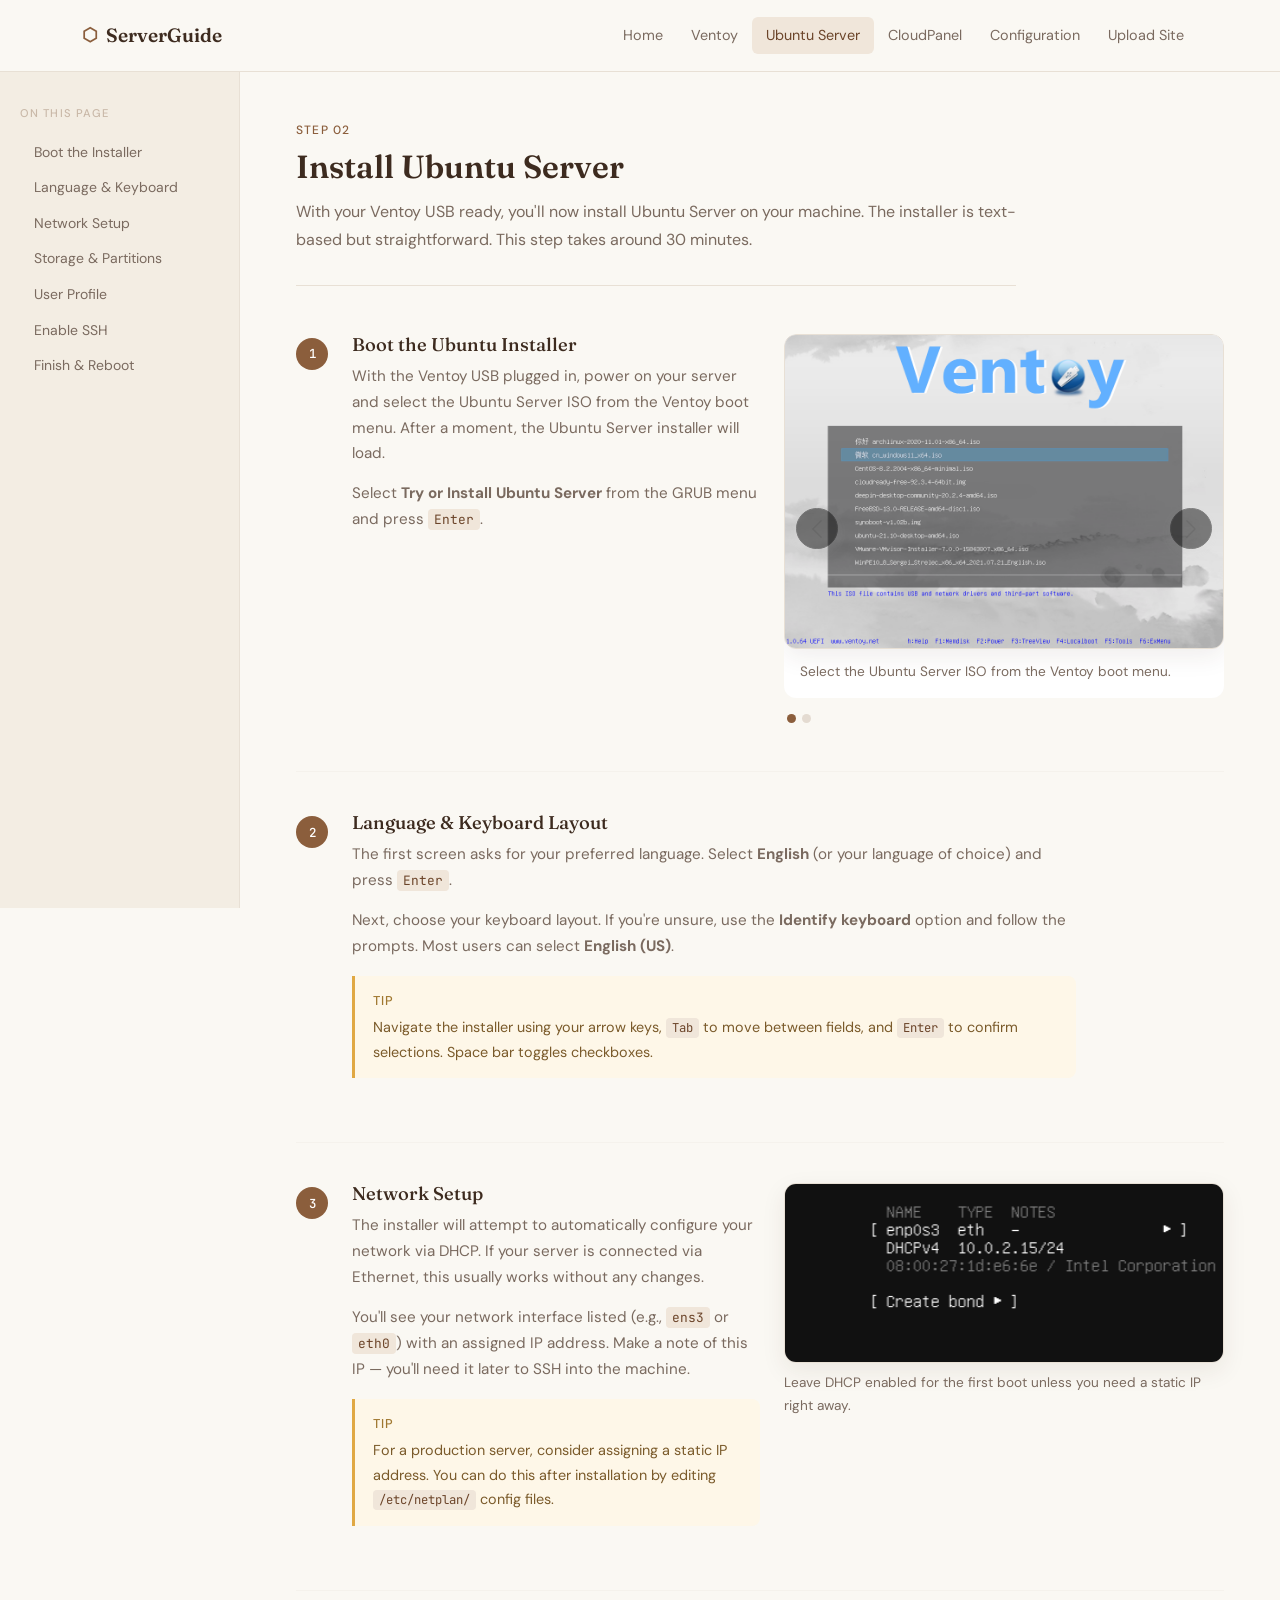
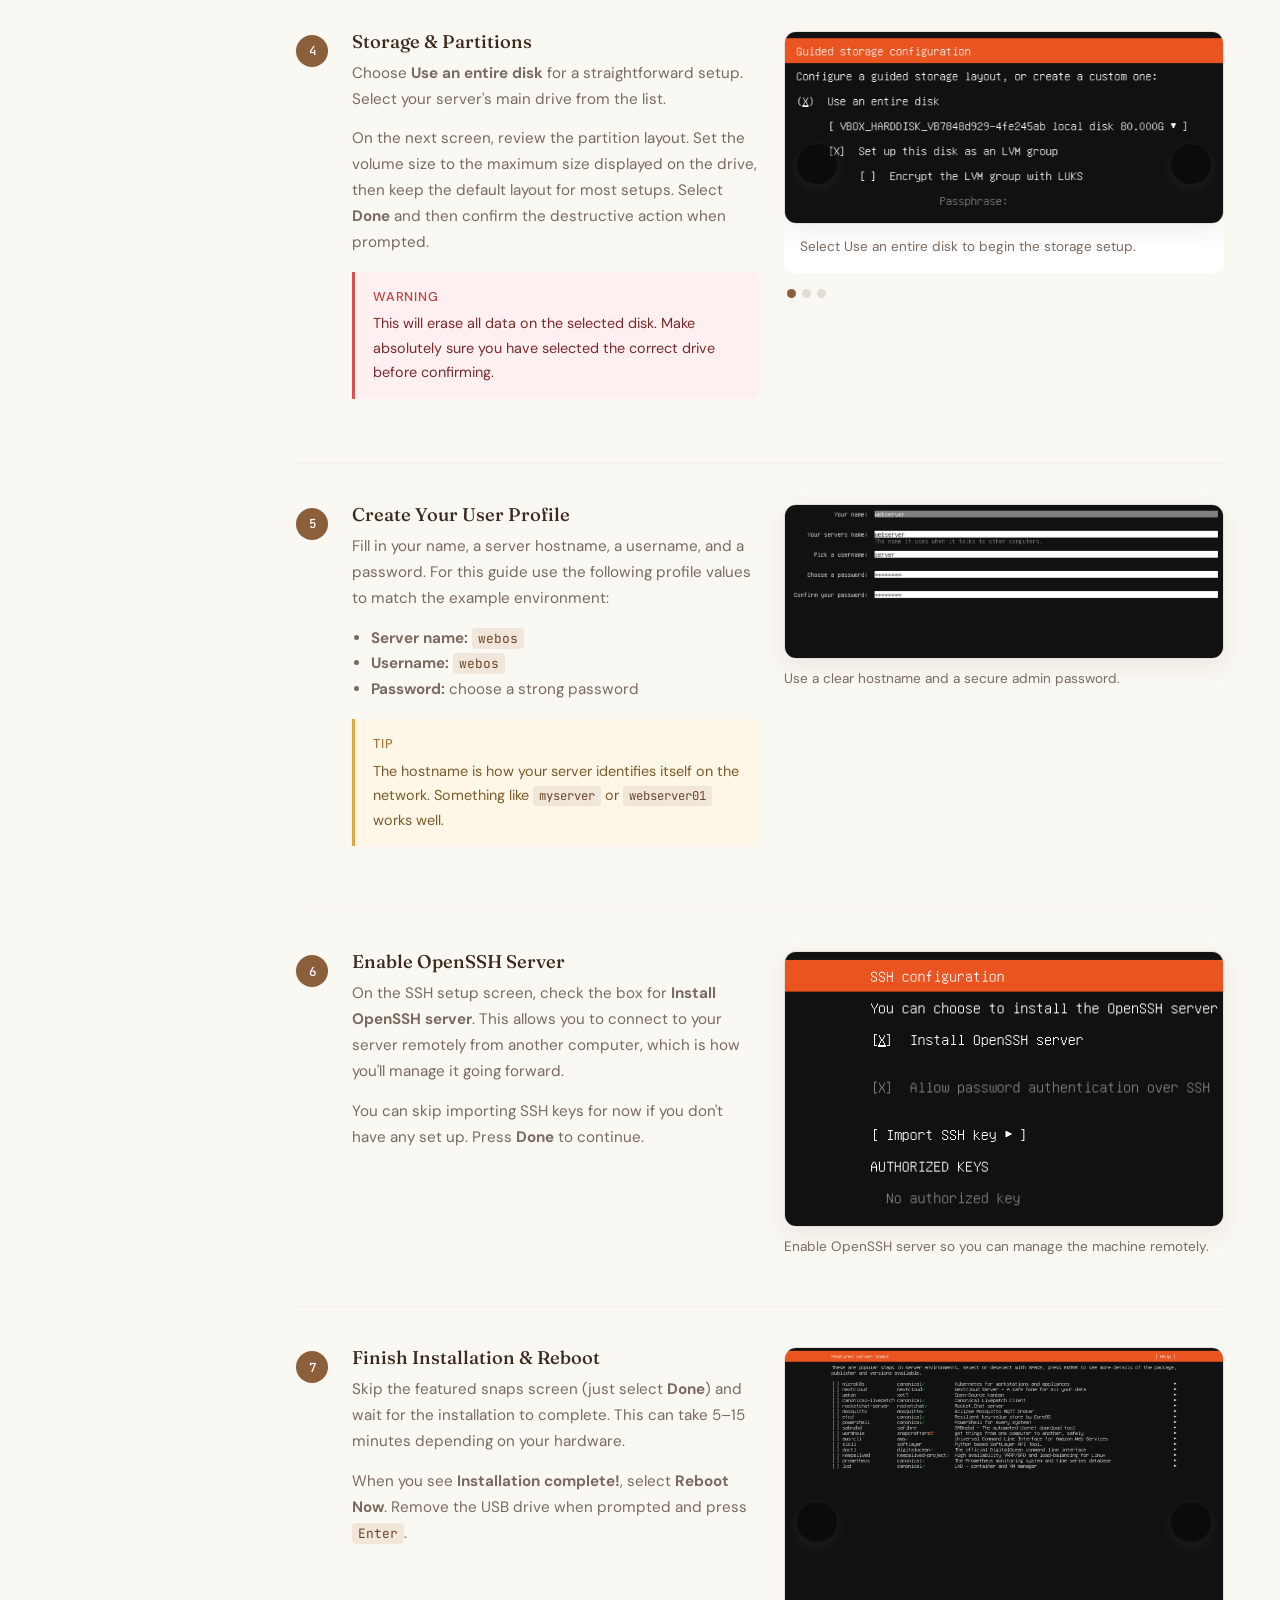
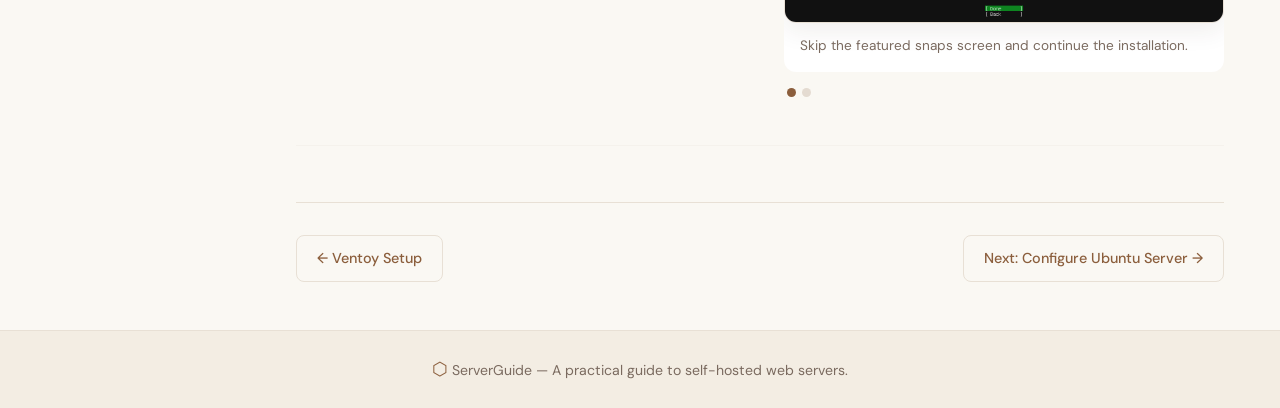
<file: ubuntu.html>
<!DOCTYPE html>
<html lang="en">
<head>
  <meta charset="UTF-8" />
  <meta name="viewport" content="width=device-width, initial-scale=1.0"/>
  <title>Install Ubuntu Server — ServerGuide</title>
  <link href="https://cdn.jsdelivr.net/npm/bootstrap@5.3.3/dist/css/bootstrap.min.css" rel="stylesheet"/>
  <link href="https://fonts.googleapis.com/css2?family=Fraunces:wght@400;500;600&family=DM+Sans:wght@400;500&family=JetBrains+Mono:wght@400;500&display=swap" rel="stylesheet"/>
  <link rel="stylesheet" href="style.css"/>
  <link rel="icon" type="image/x-icon" href="pics/favicon.png"/>
</head>
<body>

  <!-- Navbar -->
  <nav class="navbar navbar-expand-lg sticky-top site-nav">
    <div class="container">
      <a class="navbar-brand" href="index.html">
        <span class="brand-icon">⬡</span> ServerGuide
      </a>
      <button class="navbar-toggler" type="button" data-bs-toggle="collapse" data-bs-target="#navMenu">
        <span class="navbar-toggler-icon"></span>
      </button>
      <div class="collapse navbar-collapse" id="navMenu">
        <ul class="navbar-nav ms-auto">
          <li class="nav-item"><a class="nav-link" href="index.html">Home</a></li>
          <li class="nav-item"><a class="nav-link" href="ventoy.html">Ventoy</a></li>
          <li class="nav-item"><a class="nav-link active" href="ubuntu.html">Ubuntu Server</a></li>
          <li class="nav-item"><a class="nav-link" href="cloudpanel.html">CloudPanel</a></li>
          <li class="nav-item"><a class="nav-link" href="configuration.html">Configuration</a></li>
          <li class="nav-item"><a class="nav-link" href="upload.html">Upload Site</a></li>
        </ul>
      </div>
    </div>
  </nav>

  <div class="guide-layout">

    <!-- Sidebar -->
    <aside class="guide-sidebar">
      <span class="sidebar-label">On this page</span>
      <ul class="sidebar-nav">
        <li><a href="#boot-installer">Boot the Installer</a></li>
        <li><a href="#language">Language & Keyboard</a></li>
        <li><a href="#network">Network Setup</a></li>
        <li><a href="#storage">Storage & Partitions</a></li>
        <li><a href="#profile">User Profile</a></li>
        <li><a href="#ssh">Enable SSH</a></li>
        <li><a href="#finish">Finish & Reboot</a></li>
      </ul>
    </aside>

    <!-- Main content -->
    <main class="guide-content">
      <span class="guide-page-label">Step 02</span>
      <h1 class="guide-page-title">Install Ubuntu Server</h1>
      <p class="guide-page-intro">With your Ventoy USB ready, you'll now install Ubuntu Server on your machine. The installer is text-based but straightforward. This step takes around 30 minutes.</p>

      <!-- Step 1 -->
      <div class="step-block has-media" id="boot-installer">
        <div class="step-badge">1</div>
        <div class="step-body">
          <h3>Boot the Ubuntu Installer</h3>
          <p>With the Ventoy USB plugged in, power on your server and select the Ubuntu Server ISO from the Ventoy boot menu. After a moment, the Ubuntu Server installer will load.</p>
          <p>Select <strong>Try or Install Ubuntu Server</strong> from the GRUB menu and press <code>Enter</code>.</p>
        </div>
        <div class="step-media-panel">
          <div id="ubuntuBootCarousel" class="step-carousel carousel carousel-dark slide" data-guide-carousel="true">
            <div class="carousel-inner">
              <div class="carousel-item active">
                <img src="pics/ventoy/ventoy-boot.png" class="d-block w-100" alt="Ventoy boot menu listing Ubuntu Server ISO files" loading="lazy">
                <div class="carousel-caption position-static">
                  <p>Select the Ubuntu Server ISO from the Ventoy boot menu.</p>
                </div>
              </div>
              <div class="carousel-item">
                <img src="pics/ubuntu/try-or-install.png" class="d-block w-100" alt="Ubuntu Server GRUB menu with Try or Install Ubuntu Server selected" loading="lazy">
                <div class="carousel-caption position-static">
                  <p>Press Enter on Try or Install Ubuntu Server to continue.</p>
                </div>
              </div>
            </div>
            <div class="carousel-indicators position-static mt-3 mb-0">
              <button type="button" data-bs-target="#ubuntuBootCarousel" data-bs-slide-to="0" class="active" aria-current="true" aria-label="Ventoy boot menu"></button>
              <button type="button" data-bs-target="#ubuntuBootCarousel" data-bs-slide-to="1" aria-label="Ubuntu installer menu"></button>
            </div>
            <button class="carousel-control-prev" type="button" data-bs-target="#ubuntuBootCarousel" data-bs-slide="prev" aria-label="Previous slide">
              <span class="carousel-control-prev-icon" aria-hidden="true"></span>
              <span class="visually-hidden">Previous</span>
            </button>
            <button class="carousel-control-next" type="button" data-bs-target="#ubuntuBootCarousel" data-bs-slide="next" aria-label="Next slide">
              <span class="carousel-control-next-icon" aria-hidden="true"></span>
              <span class="visually-hidden">Next</span>
            </button>
          </div>
        </div>
      </div>

      <hr class="step-divider">

      <!-- Step 2 -->
      <div class="step-block" id="language">
        <div class="step-badge">2</div>
        <div class="step-body">
          <h3>Language & Keyboard Layout</h3>
          <p>The first screen asks for your preferred language. Select <strong>English</strong> (or your language of choice) and press <code>Enter</code>.</p>
          <p>Next, choose your keyboard layout. If you're unsure, use the <strong>Identify keyboard</strong> option and follow the prompts. Most users can select <strong>English (US)</strong>.</p>
          <div class="callout callout-tip">
            <div class="callout-title">Tip</div>
            Navigate the installer using your arrow keys, <code>Tab</code> to move between fields, and <code>Enter</code> to confirm selections. Space bar toggles checkboxes.
          </div>
        </div>
      </div>

      <hr class="step-divider">

      <!-- Step 3 -->
      <div class="step-block has-media" id="network">
        <div class="step-badge">3</div>
        <div class="step-body">
          <h3>Network Setup</h3>
          <p>The installer will attempt to automatically configure your network via DHCP. If your server is connected via Ethernet, this usually works without any changes.</p>
          <p>You'll see your network interface listed (e.g., <code>ens3</code> or <code>eth0</code>) with an assigned IP address. Make a note of this IP — you'll need it later to SSH into the machine.</p>
          <div class="callout callout-tip">
            <div class="callout-title">Tip</div>
            For a production server, consider assigning a static IP address. You can do this after installation by editing <code>/etc/netplan/</code> config files.
          </div>
        </div>
        <div class="step-media-panel">
          <figure class="step-media">
            <img src="pics/ubuntu/leave-as-dhcp-for-now.png" alt="Ubuntu installer network setup showing an interface assigned by DHCP" class="step-image" loading="lazy">
            <figcaption class="step-caption">Leave DHCP enabled for the first boot unless you need a static IP right away.</figcaption>
          </figure>
        </div>
      </div>

      <hr class="step-divider">

      <!-- Step 4 -->
      <div class="step-block has-media" id="storage">
        <div class="step-badge">4</div>
        <div class="step-body">
          <h3>Storage & Partitions</h3>
          <p>Choose <strong>Use an entire disk</strong> for a straightforward setup. Select your server's main drive from the list.</p>
          <p>On the next screen, review the partition layout. Set the volume size to the maximum size displayed on the drive, then keep the default layout for most setups. Select <strong>Done</strong> and then confirm the destructive action when prompted.</p>
          <div class="callout callout-warn">
            <div class="callout-title">Warning</div>
            This will erase all data on the selected disk. Make absolutely sure you have selected the correct drive before confirming.
          </div>
        </div>
        <div class="step-media-panel">
          <div id="ubuntuStorageCarousel" class="step-carousel carousel carousel-dark slide" data-guide-carousel="true">
            <div class="carousel-inner">
              <div class="carousel-item active">
                <img src="pics/ubuntu/use-entire-disk.png" class="d-block w-100" alt="Ubuntu installer guided storage configuration using an entire disk" loading="lazy">
                <div class="carousel-caption position-static">
                  <p>Select Use an entire disk to begin the storage setup.</p>
                </div>
              </div>
              <div class="carousel-item">
                <img src="pics/ubuntu/type-max-num.png" class="d-block w-100" alt="Ubuntu installer editing the logical volume size to the maximum value" loading="lazy">
                <div class="carousel-caption position-static">
                  <p>Edit the volume size to the maximum value shown on the drive.</p>
                </div>
              </div>
              <div class="carousel-item">
                <img src="pics/ubuntu/select-continue.png" class="d-block w-100" alt="Ubuntu installer confirming the destructive storage action" loading="lazy">
                <div class="carousel-caption position-static">
                  <p>Review the summary and select Continue to confirm the disk changes.</p>
                </div>
              </div>
            </div>
            <div class="carousel-indicators position-static mt-3 mb-0">
              <button type="button" data-bs-target="#ubuntuStorageCarousel" data-bs-slide-to="0" class="active" aria-current="true" aria-label="Use entire disk"></button>
              <button type="button" data-bs-target="#ubuntuStorageCarousel" data-bs-slide-to="1" aria-label="Set max volume size"></button>
              <button type="button" data-bs-target="#ubuntuStorageCarousel" data-bs-slide-to="2" aria-label="Confirm storage changes"></button>
            </div>
            <button class="carousel-control-prev" type="button" data-bs-target="#ubuntuStorageCarousel" data-bs-slide="prev" aria-label="Previous slide">
              <span class="carousel-control-prev-icon" aria-hidden="true"></span>
              <span class="visually-hidden">Previous</span>
            </button>
            <button class="carousel-control-next" type="button" data-bs-target="#ubuntuStorageCarousel" data-bs-slide="next" aria-label="Next slide">
              <span class="carousel-control-next-icon" aria-hidden="true"></span>
              <span class="visually-hidden">Next</span>
            </button>
          </div>
        </div>
      </div>

      <hr class="step-divider">

      <!-- Step 5 -->
      <div class="step-block has-media" id="profile">
        <div class="step-badge">5</div>
        <div class="step-body">
          <h3>Create Your User Profile</h3>
          <p>Fill in your name, a server hostname, a username, and a password. For this guide use the following profile values to match the example environment:</p>
          <ul style="color: var(--brown-mid); font-size: 0.95rem; padding-left: 1.2rem; margin-bottom: 12px;">
            <li><strong>Server name:</strong> <code>webos</code></li>
            <li><strong>Username:</strong> <code>webos</code></li>
            <li><strong>Password:</strong> choose a strong password</li>
          </ul>
          <div class="callout callout-tip">
            <div class="callout-title">Tip</div>
            The hostname is how your server identifies itself on the network. Something like <code>myserver</code> or <code>webserver01</code> works well.
          </div>
        </div>
        <div class="step-media-panel">
          <figure class="step-media">
            <img src="pics/ubuntu/setup-credentials.png" alt="Ubuntu installer user profile form with name, hostname, username, and password fields" class="step-image" loading="lazy">
            <figcaption class="step-caption">Use a clear hostname and a secure admin password.</figcaption>
          </figure>
        </div>
      </div>

      <hr class="step-divider">

      <!-- Step 6 -->
      <div class="step-block has-media" id="ssh">
        <div class="step-badge">6</div>
        <div class="step-body">
          <h3>Enable OpenSSH Server</h3>
          <p>On the SSH setup screen, check the box for <strong>Install OpenSSH server</strong>. This allows you to connect to your server remotely from another computer, which is how you'll manage it going forward.</p>
          <p>You can skip importing SSH keys for now if you don't have any set up. Press <strong>Done</strong> to continue.</p>
        </div>
        <div class="step-media-panel">
          <figure class="step-media">
            <img src="pics/ubuntu/install-ssh.png" alt="Ubuntu installer SSH configuration screen with OpenSSH server selected" class="step-image" loading="lazy">
            <figcaption class="step-caption">Enable OpenSSH server so you can manage the machine remotely.</figcaption>
          </figure>
        </div>
      </div>

      <hr class="step-divider">

      <!-- Step 7 -->
      <div class="step-block has-media" id="finish">
        <div class="step-badge">7</div>
        <div class="step-body">
          <h3>Finish Installation & Reboot</h3>
          <p>Skip the featured snaps screen (just select <strong>Done</strong>) and wait for the installation to complete. This can take 5–15 minutes depending on your hardware.</p>
          <p>When you see <strong>Installation complete!</strong>, select <strong>Reboot Now</strong>. Remove the USB drive when prompted and press <code>Enter</code>.</p>
        </div>
        <div class="step-media-panel">
          <div id="ubuntuFinishCarousel" class="step-carousel carousel carousel-dark slide" data-guide-carousel="true">
            <div class="carousel-inner">
              <div class="carousel-item active">
                <img src="pics/ubuntu/skip-server-snaps.png" class="d-block w-100" alt="Ubuntu installer featured server snaps screen with no selections made" loading="lazy">
                <div class="carousel-caption position-static">
                  <p>Skip the featured snaps screen and continue the installation.</p>
                </div>
              </div>
              <div class="carousel-item">
                <img src="pics/ubuntu/wait-for-install.png" class="d-block w-100" alt="Ubuntu installer showing the system installation progress log" loading="lazy">
                <div class="carousel-caption position-static">
                  <p>Wait for the installation to finish before rebooting.</p>
                </div>
              </div>
            </div>
            <div class="carousel-indicators position-static mt-3 mb-0">
              <button type="button" data-bs-target="#ubuntuFinishCarousel" data-bs-slide-to="0" class="active" aria-current="true" aria-label="Skip snaps"></button>
              <button type="button" data-bs-target="#ubuntuFinishCarousel" data-bs-slide-to="1" aria-label="Installation progress"></button>
            </div>
            <button class="carousel-control-prev" type="button" data-bs-target="#ubuntuFinishCarousel" data-bs-slide="prev" aria-label="Previous slide">
              <span class="carousel-control-prev-icon" aria-hidden="true"></span>
              <span class="visually-hidden">Previous</span>
            </button>
            <button class="carousel-control-next" type="button" data-bs-target="#ubuntuFinishCarousel" data-bs-slide="next" aria-label="Next slide">
              <span class="carousel-control-next-icon" aria-hidden="true"></span>
              <span class="visually-hidden">Next</span>
            </button>
          </div>
        </div>
      </div>

      <hr class="step-divider">

      <!-- Pagination -->
      <div class="guide-pagination">
        <a href="ventoy.html">&larr; Ventoy Setup</a>
        <a href="configuration.html">Next: Configure Ubuntu Server &rarr;</a>
      </div>

    </main>
  </div>

  <!-- Footer -->
  <footer class="site-footer">
    <div class="container">
      <span class="brand-icon">⬡</span> ServerGuide &mdash; A practical guide to self-hosted web servers.
    </div>
  </footer>

  <script src="https://cdn.jsdelivr.net/npm/bootstrap@5.3.3/dist/js/bootstrap.bundle.min.js"></script>
  <script src="site.js"></script>
</body>
</html>
</file>
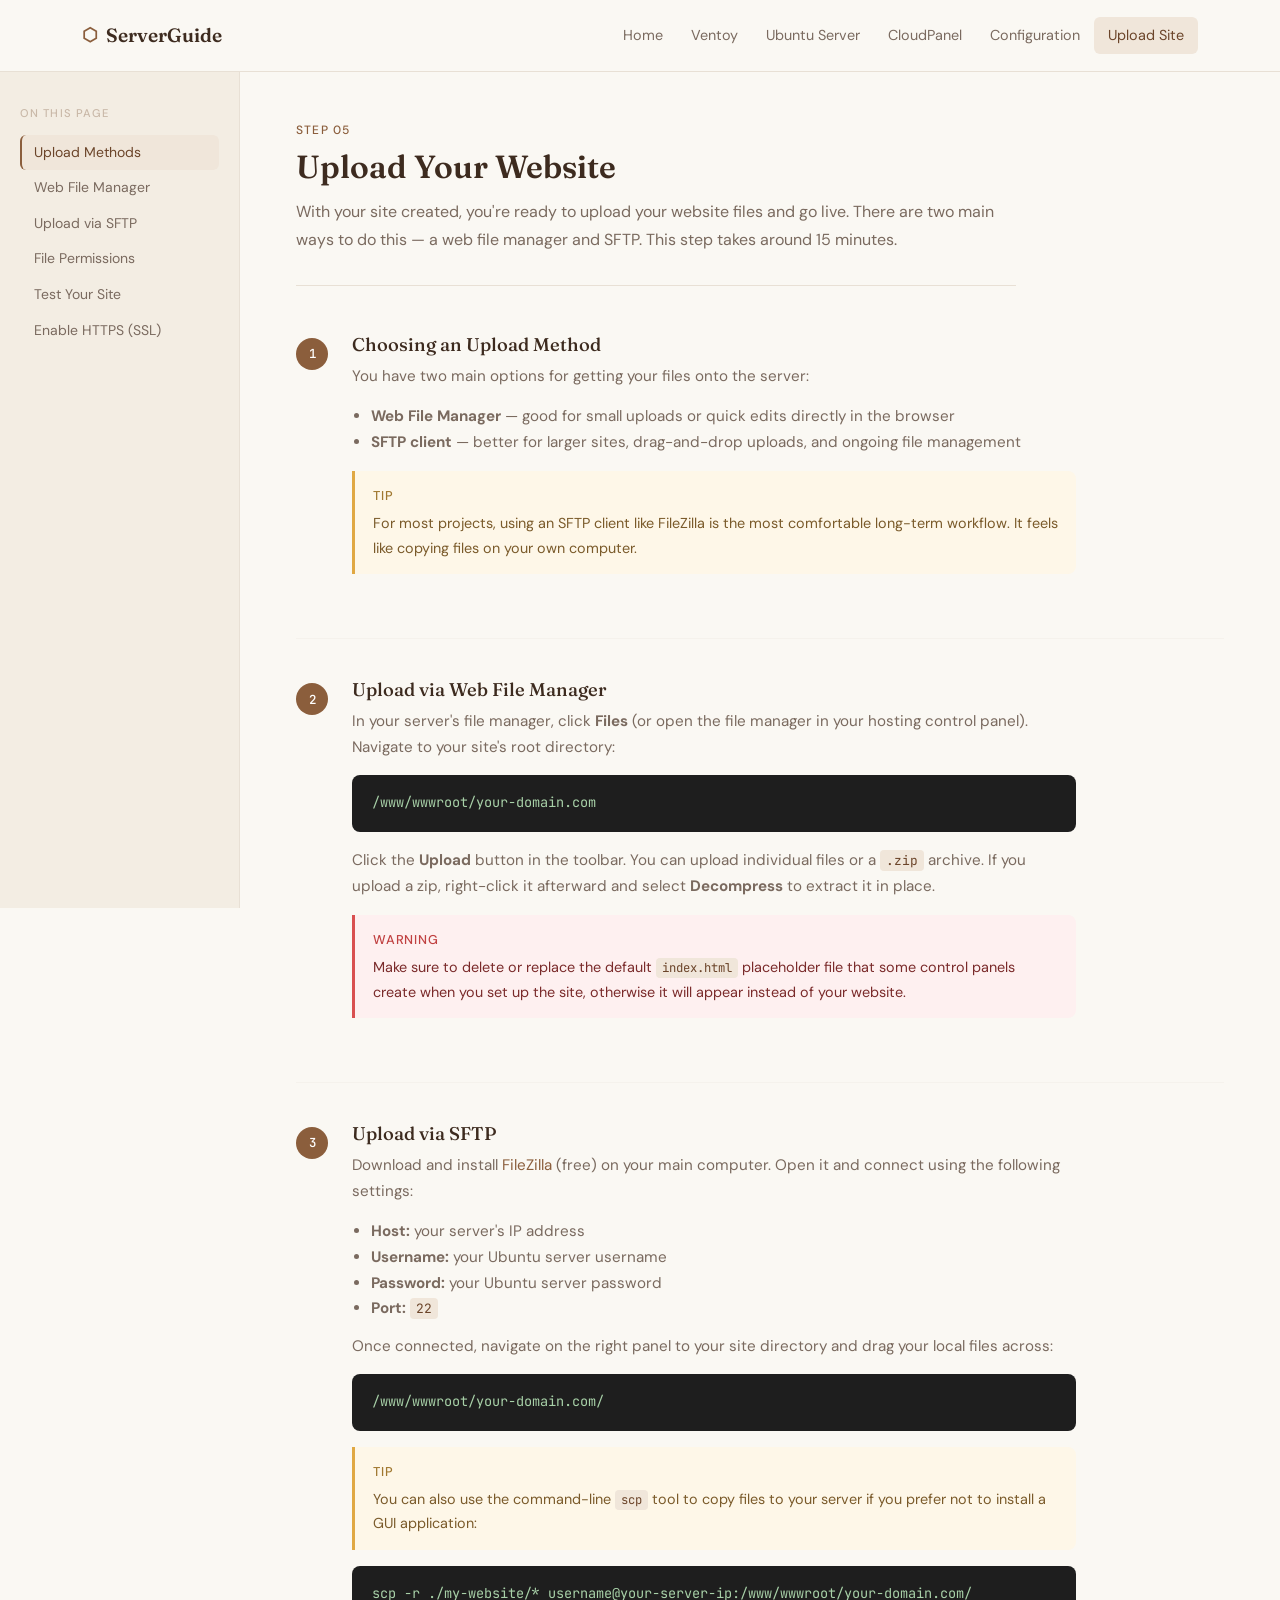
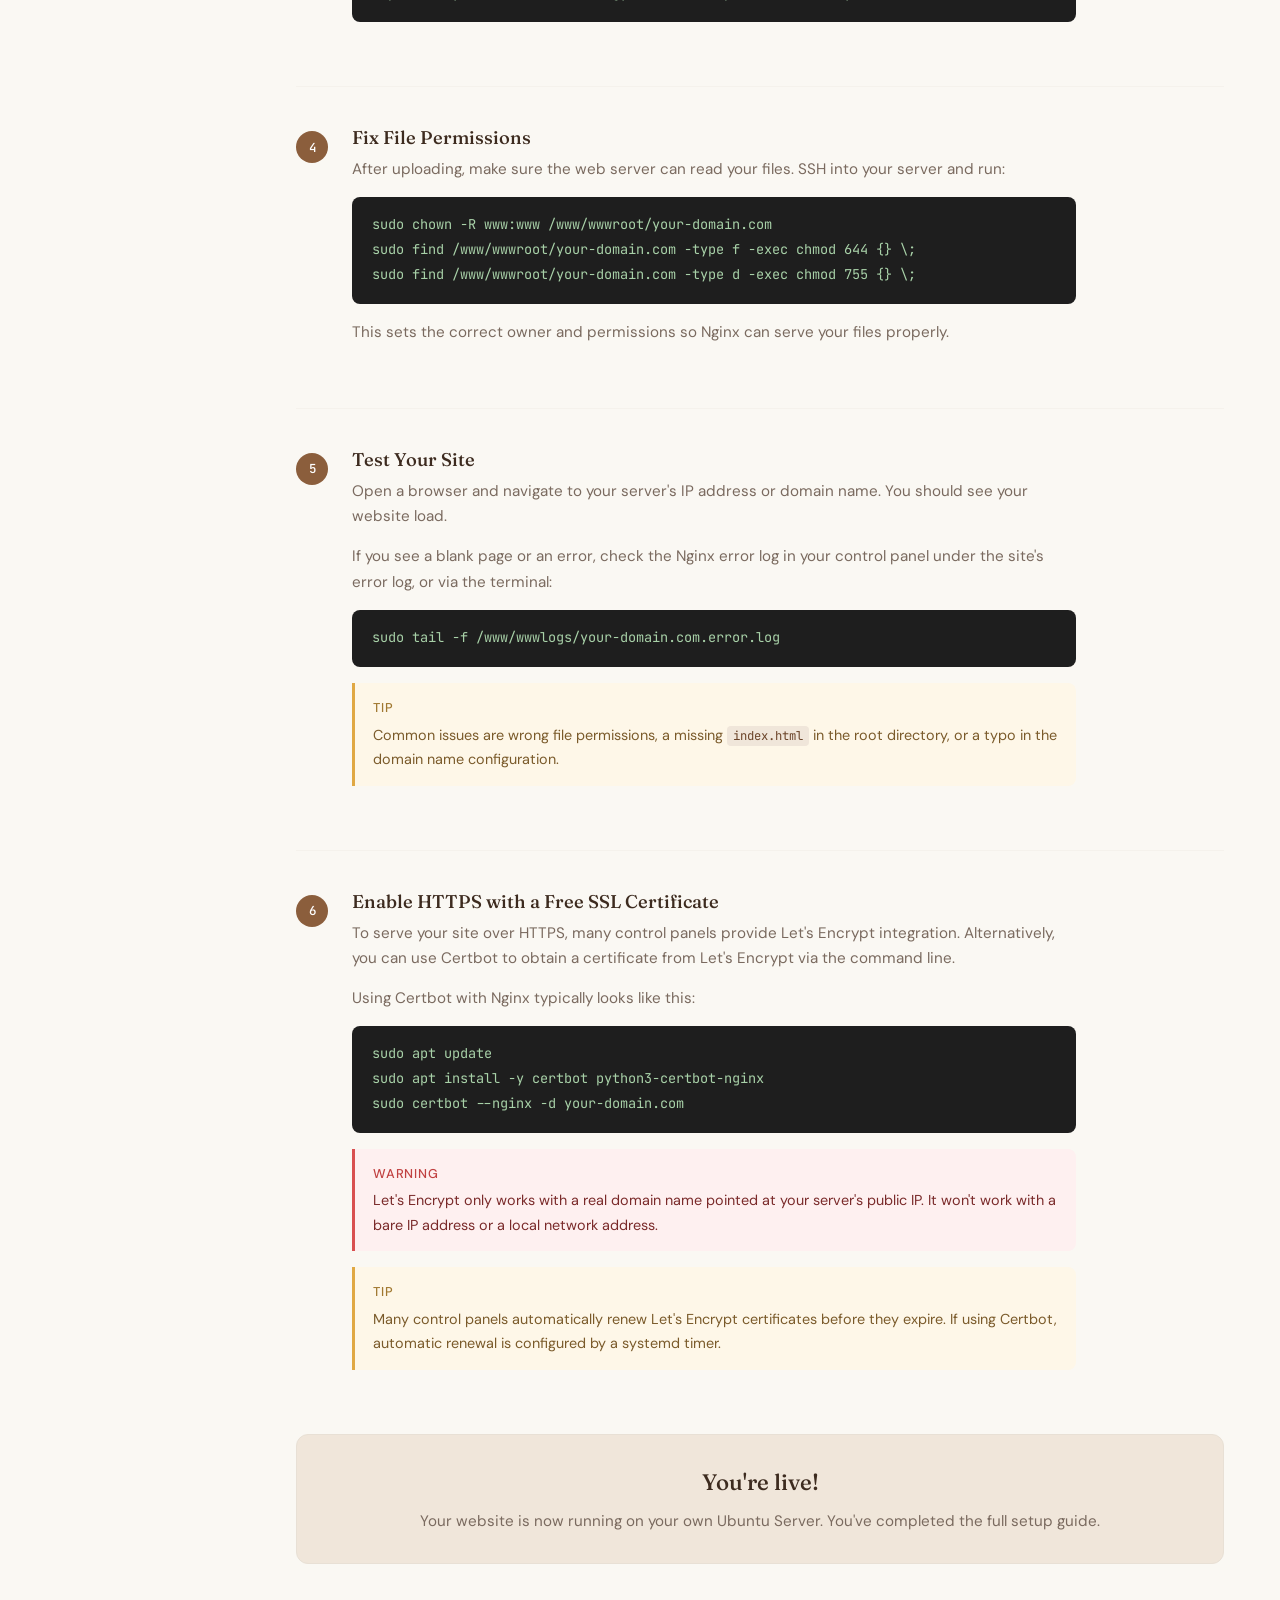
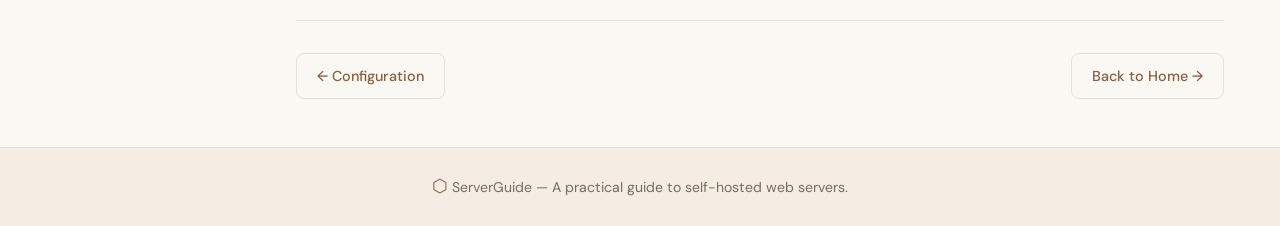
<file: upload.html>
<!DOCTYPE html>
<html lang="en">
<head>
  <meta charset="UTF-8" />
  <meta name="viewport" content="width=device-width, initial-scale=1.0"/>
  <title>Upload Your Website — ServerGuide</title>
  <link href="https://cdn.jsdelivr.net/npm/bootstrap@5.3.3/dist/css/bootstrap.min.css" rel="stylesheet"/>
  <link href="https://fonts.googleapis.com/css2?family=Fraunces:wght@400;500;600&family=DM+Sans:wght@400;500&family=JetBrains+Mono:wght@400;500&display=swap" rel="stylesheet"/>
  <link rel="stylesheet" href="style.css"/>
  <link rel="icon" type="image/x-icon" href="pics/favicon.png"/>
</head>
<body>

  <!-- Navbar -->
  <nav class="navbar navbar-expand-lg sticky-top site-nav">
    <div class="container">
      <a class="navbar-brand" href="index.html">
        <span class="brand-icon">⬡</span> ServerGuide
      </a>
      <button class="navbar-toggler" type="button" data-bs-toggle="collapse" data-bs-target="#navMenu">
        <span class="navbar-toggler-icon"></span>
      </button>
      <div class="collapse navbar-collapse" id="navMenu">
        <ul class="navbar-nav ms-auto">
          <li class="nav-item"><a class="nav-link" href="index.html">Home</a></li>
          <li class="nav-item"><a class="nav-link" href="ventoy.html">Ventoy</a></li>
          <li class="nav-item"><a class="nav-link" href="ubuntu.html">Ubuntu Server</a></li>
          <li class="nav-item"><a class="nav-link" href="cloudpanel.html">CloudPanel</a></li>
          <li class="nav-item"><a class="nav-link" href="configuration.html">Configuration</a></li>
          <li class="nav-item"><a class="nav-link active" href="upload.html">Upload Site</a></li>
        </ul>
      </div>
    </div>
  </nav>

  <div class="guide-layout">

    <!-- Sidebar -->
    <aside class="guide-sidebar">
      <span class="sidebar-label">On this page</span>
      <ul class="sidebar-nav">
        <li><a href="#methods" class="active">Upload Methods</a></li>
        <li><a href="#file-manager">Web File Manager</a></li>
        <li><a href="#sftp">Upload via SFTP</a></li>
        <li><a href="#permissions">File Permissions</a></li>
        <li><a href="#test">Test Your Site</a></li>
        <li><a href="#ssl">Enable HTTPS (SSL)</a></li>
      </ul>
    </aside>

    <!-- Main content -->
    <main class="guide-content">
      <span class="guide-page-label">Step 05</span>
      <h1 class="guide-page-title">Upload Your Website</h1>
      <p class="guide-page-intro">With your site created, you're ready to upload your website files and go live. There are two main ways to do this — a web file manager and SFTP. This step takes around 15 minutes.</p>

      <!-- Step 1 -->
      <div class="step-block" id="methods">
        <div class="step-badge">1</div>
        <div class="step-body">
          <h3>Choosing an Upload Method</h3>
          <p>You have two main options for getting your files onto the server:</p>
          <ul style="color: var(--brown-mid); font-size: 0.95rem; padding-left: 1.2rem; margin-bottom: 12px;">
            <li><strong>Web File Manager</strong> — good for small uploads or quick edits directly in the browser</li>
            <li><strong>SFTP client</strong> — better for larger sites, drag-and-drop uploads, and ongoing file management</li>
          </ul>
          <div class="callout callout-tip">
            <div class="callout-title">Tip</div>
            For most projects, using an SFTP client like FileZilla is the most comfortable long-term workflow. It feels like copying files on your own computer.
          </div>
        </div>
      </div>

      <hr class="step-divider">

      <!-- Step 2 -->
      <div class="step-block" id="file-manager">
        <div class="step-badge">2</div>
        <div class="step-body">
          <h3>Upload via Web File Manager</h3>
          <p>In your server's file manager, click <strong>Files</strong> (or open the file manager in your hosting control panel). Navigate to your site's root directory:</p>
          <pre><code>/www/wwwroot/your-domain.com</code></pre>
          <p>Click the <strong>Upload</strong> button in the toolbar. You can upload individual files or a <code>.zip</code> archive. If you upload a zip, right-click it afterward and select <strong>Decompress</strong> to extract it in place.</p>
          <div class="callout callout-warn">
            <div class="callout-title">Warning</div>
            Make sure to delete or replace the default <code>index.html</code> placeholder file that some control panels create when you set up the site, otherwise it will appear instead of your website.
          </div>
        </div>
      </div>

      <hr class="step-divider">

      <!-- Step 3 -->
      <div class="step-block" id="sftp">
        <div class="step-badge">3</div>
        <div class="step-body">
          <h3>Upload via SFTP</h3>
          <p>Download and install <a href="https://filezilla-project.org/" target="_blank">FileZilla</a> (free) on your main computer. Open it and connect using the following settings:</p>
          <ul style="color: var(--brown-mid); font-size: 0.95rem; padding-left: 1.2rem; margin-bottom: 12px;">
            <li><strong>Host:</strong> your server's IP address</li>
            <li><strong>Username:</strong> your Ubuntu server username</li>
            <li><strong>Password:</strong> your Ubuntu server password</li>
            <li><strong>Port:</strong> <code>22</code></li>
          </ul>
          <p>Once connected, navigate on the right panel to your site directory and drag your local files across:</p>
          <pre><code>/www/wwwroot/your-domain.com/</code></pre>
          <div class="callout callout-tip">
            <div class="callout-title">Tip</div>
            You can also use the command-line <code>scp</code> tool to copy files to your server if you prefer not to install a GUI application:
          </div>
          <pre><code>scp -r ./my-website/* username@your-server-ip:/www/wwwroot/your-domain.com/</code></pre>
        </div>
      </div>

      <hr class="step-divider">

      <!-- Step 4 -->
      <div class="step-block" id="permissions">
        <div class="step-badge">4</div>
        <div class="step-body">
          <h3>Fix File Permissions</h3>
          <p>After uploading, make sure the web server can read your files. SSH into your server and run:</p>
          <pre><code>sudo chown -R www:www /www/wwwroot/your-domain.com
sudo find /www/wwwroot/your-domain.com -type f -exec chmod 644 {} \;
sudo find /www/wwwroot/your-domain.com -type d -exec chmod 755 {} \;</code></pre>
          <p>This sets the correct owner and permissions so Nginx can serve your files properly.</p>
        </div>
      </div>

      <hr class="step-divider">

      <!-- Step 5 -->
      <div class="step-block" id="test">
        <div class="step-badge">5</div>
        <div class="step-body">
          <h3>Test Your Site</h3>
          <p>Open a browser and navigate to your server's IP address or domain name. You should see your website load.</p>
          <p>If you see a blank page or an error, check the Nginx error log in your control panel under the site's error log, or via the terminal:</p>
          <pre><code>sudo tail -f /www/wwwlogs/your-domain.com.error.log</code></pre>
          <div class="callout callout-tip">
            <div class="callout-title">Tip</div>
            Common issues are wrong file permissions, a missing <code>index.html</code> in the root directory, or a typo in the domain name configuration.
          </div>
        </div>
      </div>

      <hr class="step-divider">

      <!-- Step 6 -->
      <div class="step-block" id="ssl">
        <div class="step-badge">6</div>
        <div class="step-body">
          <h3>Enable HTTPS with a Free SSL Certificate</h3>
          <p>To serve your site over HTTPS, many control panels provide Let's Encrypt integration. Alternatively, you can use Certbot to obtain a certificate from Let's Encrypt via the command line.</p>
          <p>Using Certbot with Nginx typically looks like this:</p>
          <pre><code>sudo apt update
sudo apt install -y certbot python3-certbot-nginx
sudo certbot --nginx -d your-domain.com</code></pre>
          <div class="callout callout-warn">
            <div class="callout-title">Warning</div>
            Let's Encrypt only works with a real domain name pointed at your server's public IP. It won't work with a bare IP address or a local network address.
          </div>
          <div class="callout callout-tip">
            <div class="callout-title">Tip</div>
            Many control panels automatically renew Let's Encrypt certificates before they expire. If using Certbot, automatic renewal is configured by a systemd timer.
          </div>
        </div>
      </div>

      <!-- All done -->
      <div style="background: var(--accent-light); border: 1px solid var(--cream-dark); border-radius: 12px; padding: 28px 32px; margin-top: 48px; text-align: center;">
        <p style="font-family: var(--font-display); font-size: 1.4rem; font-weight: 500; margin-bottom: 8px;">You're live!</p>
        <p style="color: var(--brown-mid); font-size: 0.95rem; margin: 0;">Your website is now running on your own Ubuntu Server. You've completed the full setup guide.</p>
      </div>

      <!-- Pagination -->
      <div class="guide-pagination">
        <a href="configuration.html">&larr; Configuration</a>
        <a href="index.html">Back to Home &rarr;</a>
      </div>

    </main>
  </div>

  <!-- Footer -->
  <footer class="site-footer">
    <div class="container">
      <span class="brand-icon">⬡</span> ServerGuide &mdash; A practical guide to self-hosted web servers.
    </div>
  </footer>

  <script src="https://cdn.jsdelivr.net/npm/bootstrap@5.3.3/dist/js/bootstrap.bundle.min.js"></script>
  <script src="site.js"></script>
</body>
</html>
</file>
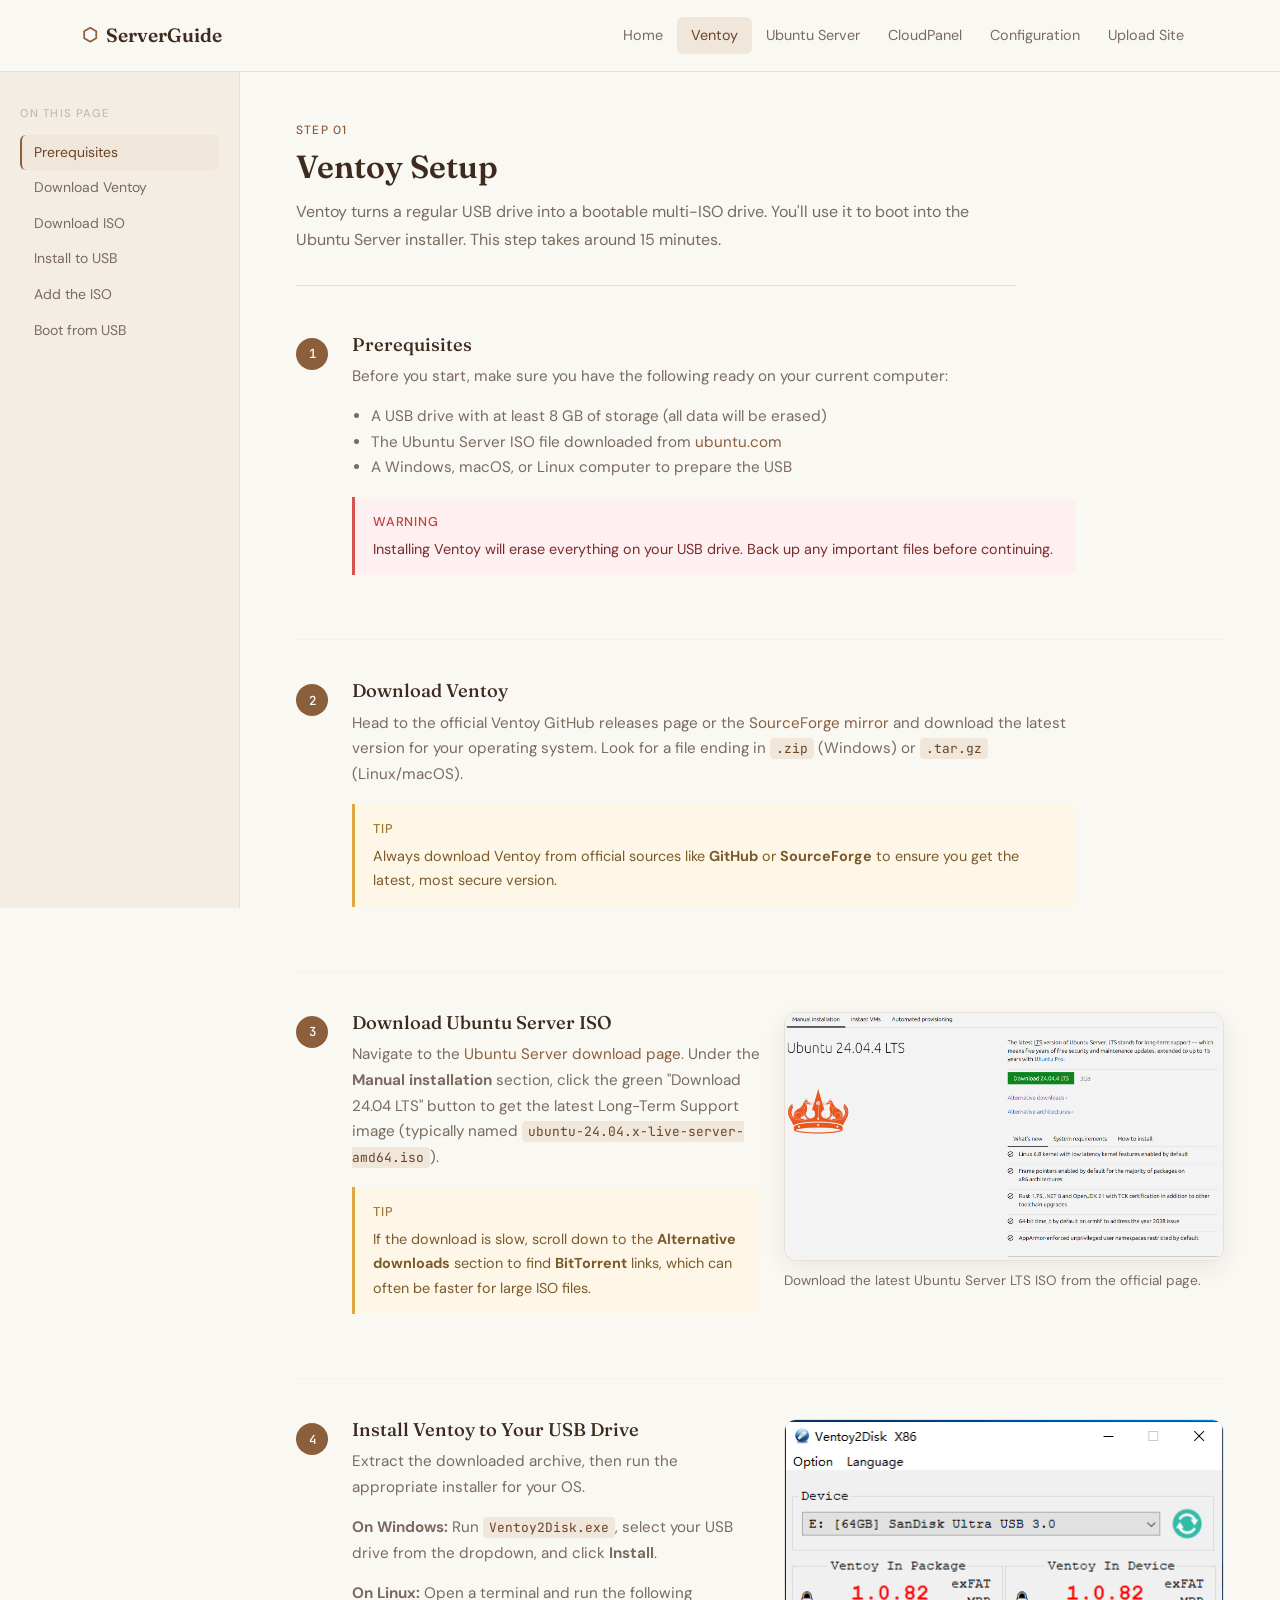
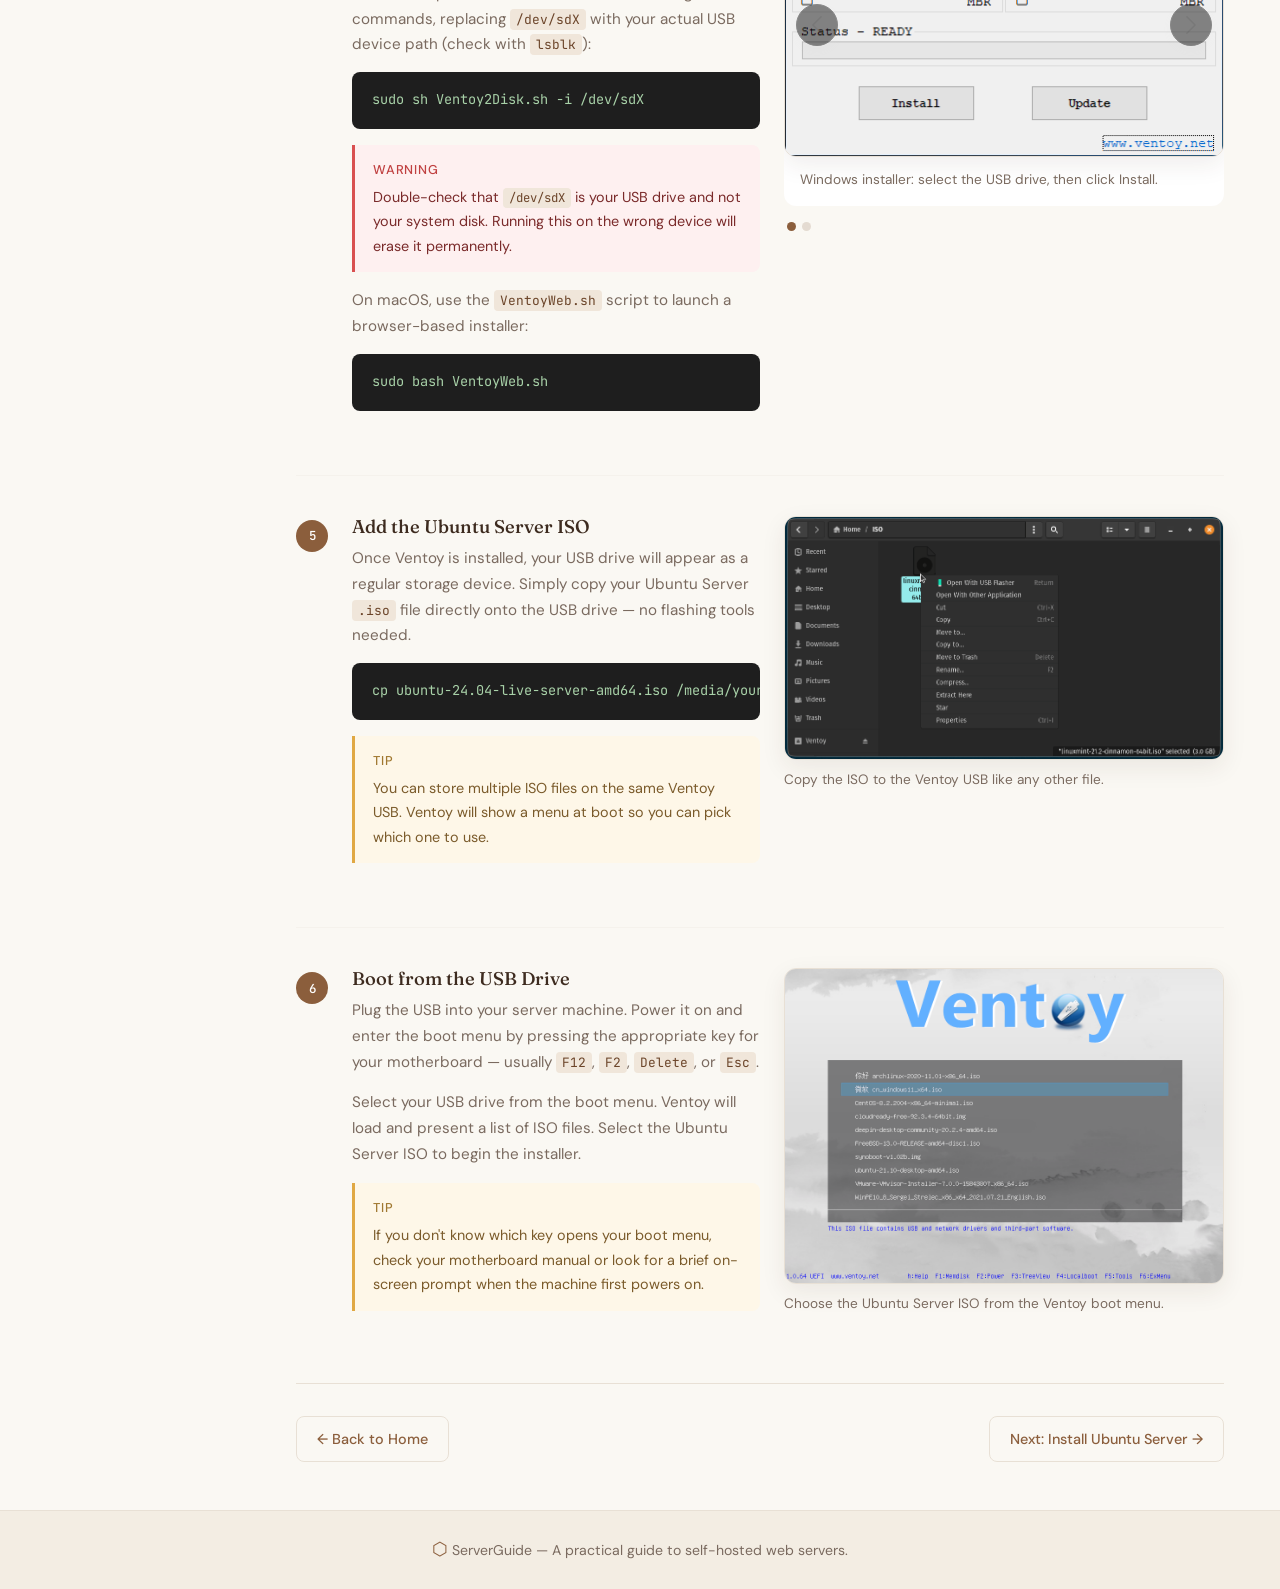
<file: ventoy.html>
<!DOCTYPE html>
<html lang="en">
<head>
  <meta charset="UTF-8" />
  <meta name="viewport" content="width=device-width, initial-scale=1.0"/>
  <title>Ventoy Setup — ServerGuide</title>
  <link href="https://cdn.jsdelivr.net/npm/bootstrap@5.3.3/dist/css/bootstrap.min.css" rel="stylesheet"/>
  <link href="https://fonts.googleapis.com/css2?family=Fraunces:wght@400;500;600&family=DM+Sans:wght@400;500&family=JetBrains+Mono:wght@400;500&display=swap" rel="stylesheet"/>
  <link rel="stylesheet" href="style.css"/>
  <link rel="icon" type="image/x-icon" href="pics/favicon.png"/>
</head>
<body>

  <!-- Navbar -->
  <nav class="navbar navbar-expand-lg sticky-top site-nav">
    <div class="container">
      <a class="navbar-brand" href="index.html">
        <span class="brand-icon">⬡</span> ServerGuide
      </a>
      <button class="navbar-toggler" type="button" data-bs-toggle="collapse" data-bs-target="#navMenu">
        <span class="navbar-toggler-icon"></span>
      </button>
      <div class="collapse navbar-collapse" id="navMenu">
        <ul class="navbar-nav ms-auto">
          <li class="nav-item"><a class="nav-link" href="index.html">Home</a></li>
          <li class="nav-item"><a class="nav-link active" href="ventoy.html">Ventoy</a></li>
          <li class="nav-item"><a class="nav-link" href="ubuntu.html">Ubuntu Server</a></li>
          <li class="nav-item"><a class="nav-link" href="cloudpanel.html">CloudPanel</a></li>
          <li class="nav-item"><a class="nav-link" href="configuration.html">Configuration</a></li>
          <li class="nav-item"><a class="nav-link" href="upload.html">Upload Site</a></li>
        </ul>
      </div>
    </div>
  </nav>

  <div class="guide-layout">

    <!-- Sidebar -->
    <aside class="guide-sidebar">
      <span class="sidebar-label">On this page</span>
      <ul class="sidebar-nav">
        <li><a href="#prereqs" class="active">Prerequisites</a></li>
        <li><a href="#download">Download Ventoy</a></li>
        <li><a href="#ubuntu-iso">Download ISO</a></li>
        <li><a href="#install">Install to USB</a></li>
        <li><a href="#add-iso">Add the ISO</a></li>
        <li><a href="#boot">Boot from USB</a></li>
      </ul>
    </aside>

    <!-- Main content -->
    <main class="guide-content">
      <span class="guide-page-label">Step 01</span>
      <h1 class="guide-page-title">Ventoy Setup</h1>
      <p class="guide-page-intro">Ventoy turns a regular USB drive into a bootable multi-ISO drive. You'll use it to boot into the Ubuntu Server installer. This step takes around 15 minutes.</p>

      <!-- Step 1 -->
      <div class="step-block" id="prereqs">
        <div class="step-badge">1</div>
        <div class="step-body">
          <h3>Prerequisites</h3>
          <p>Before you start, make sure you have the following ready on your current computer:</p>
          <ul style="color: var(--brown-mid); font-size: 0.95rem; padding-left: 1.2rem;">
            <li>A USB drive with at least 8 GB of storage (all data will be erased)</li>
            <li>The Ubuntu Server ISO file downloaded from <a href="https://ubuntu.com/download/server" target="_blank">ubuntu.com</a></li>
            <li>A Windows, macOS, or Linux computer to prepare the USB</li>
          </ul>
          <div class="callout callout-warn">
            <div class="callout-title">Warning</div>
            Installing Ventoy will erase everything on your USB drive. Back up any important files before continuing.
          </div>
        </div>
      </div>

      <hr class="step-divider">

      <div class="step-block" id="download">
        <div class="step-badge">2</div>
        <div class="step-body">
          <h3>Download Ventoy</h3>
          <p>Head to the official Ventoy GitHub releases page or the <a href="https://sourceforge.net/projects/ventoy/">SourceForge mirror</a> and download the latest version for your operating system. Look for a file ending in <code>.zip</code> (Windows) or <code>.tar.gz</code> (Linux/macOS).</p>
          <div class="callout callout-tip">
            <div class="callout-title">Tip</div>
            Always download Ventoy from official sources like <strong>GitHub</strong> or <strong>SourceForge</strong> to ensure you get the latest, most secure version.
          </div>
        </div>
      </div>

      <hr class="step-divider">

      <!-- Step 3 -->
      <div class="step-block has-media" id="ubuntu-iso">
        <div class="step-badge">3</div>
        <div class="step-body">
          <h3>Download Ubuntu Server ISO</h3>
          <p>Navigate to the <a href="https://ubuntu.com/download/server">Ubuntu Server download page</a>. Under the <strong>Manual installation</strong> section, click the green "Download 24.04 LTS" button to get the latest Long-Term Support image (typically named <code>ubuntu-24.04.x-live-server-amd64.iso</code>).</p>
          <div class="callout callout-tip">
            <div class="callout-title">Tip</div>
            If the download is slow, scroll down to the <strong>Alternative downloads</strong> section to find <strong>BitTorrent</strong> links, which can often be faster for large ISO files.
          </div>
        </div>
        <div class="step-media-panel">
          <figure class="step-media">
            <img src="pics/ventoy/iso-download.png" alt="Ubuntu Server download page showing the 24.04.4 LTS download button" class="step-image" loading="lazy">
            <figcaption class="step-caption">Download the latest Ubuntu Server LTS ISO from the official page.</figcaption>
          </figure>
        </div>
      </div>

      <hr class="step-divider">

      <!-- Step 4 -->
      <div class="step-block has-media" id="install">
        <div class="step-badge">4</div>
        <div class="step-body">
          <h3>Install Ventoy to Your USB Drive</h3>
          <p>Extract the downloaded archive, then run the appropriate installer for your OS.</p>
          <p><strong>On Windows:</strong> Run <code>Ventoy2Disk.exe</code>, select your USB drive from the dropdown, and click <strong>Install</strong>.</p>
          <p><strong>On Linux:</strong> Open a terminal and run the following commands, replacing <code>/dev/sdX</code> with your actual USB device path (check with <code>lsblk</code>):</p>
          <pre><code>sudo sh Ventoy2Disk.sh -i /dev/sdX</code></pre>
          <div class="callout callout-warn">
            <div class="callout-title">Warning</div>
            Double-check that <code>/dev/sdX</code> is your USB drive and not your system disk. Running this on the wrong device will erase it permanently.
          </div>
          <p>On macOS, use the <code>VentoyWeb.sh</code> script to launch a browser-based installer:</p>
          <pre><code>sudo bash VentoyWeb.sh</code></pre>
        </div>
        <div class="step-media-panel">
          <div id="ventoyInstallerCarousel" class="step-carousel carousel carousel-dark slide" data-guide-carousel="true">
            <div class="carousel-inner">
              <div class="carousel-item active">
                <img src="pics/ventoy/ventoy2disk.png" class="d-block w-100" alt="Ventoy2Disk Windows installer with the USB device selected" loading="lazy">
                <div class="carousel-caption position-static">
                  <p>Windows installer: select the USB drive, then click Install.</p>
                </div>
              </div>
              <div class="carousel-item">
                <img src="pics/ventoy/ventoy-linux.png" class="d-block w-100" alt="Ventoy Linux terminal installer confirming the selected USB disk" loading="lazy">
                <div class="carousel-caption position-static">
                  <p>Linux installer: verify the device path before continuing.</p>
                </div>
              </div>
            </div>
            <div class="carousel-indicators position-static mt-3 mb-0">
              <button type="button" data-bs-target="#ventoyInstallerCarousel" data-bs-slide-to="0" class="active" aria-current="true" aria-label="Windows installer"></button>
              <button type="button" data-bs-target="#ventoyInstallerCarousel" data-bs-slide-to="1" aria-label="Linux installer"></button>
            </div>
            <button class="carousel-control-prev" type="button" data-bs-target="#ventoyInstallerCarousel" data-bs-slide="prev" aria-label="Previous slide">
              <span class="carousel-control-prev-icon" aria-hidden="true"></span>
              <span class="visually-hidden">Previous</span>
            </button>
            <button class="carousel-control-next" type="button" data-bs-target="#ventoyInstallerCarousel" data-bs-slide="next" aria-label="Next slide">
              <span class="carousel-control-next-icon" aria-hidden="true"></span>
              <span class="visually-hidden">Next</span>
            </button>
          </div>
        </div>
      </div>

      <hr class="step-divider">

      <!-- Step 5 -->
      <div class="step-block has-media" id="add-iso">
        <div class="step-badge">5</div>
        <div class="step-body">
          <h3>Add the Ubuntu Server ISO</h3>
          <p>Once Ventoy is installed, your USB drive will appear as a regular storage device. Simply copy your Ubuntu Server <code>.iso</code> file directly onto the USB drive — no flashing tools needed.</p>
          <pre><code>cp ubuntu-24.04-live-server-amd64.iso /media/youruser/Ventoy/</code></pre>
          <div class="callout callout-tip">
            <div class="callout-title">Tip</div>
            You can store multiple ISO files on the same Ventoy USB. Ventoy will show a menu at boot so you can pick which one to use.
          </div>
        </div>
        <div class="step-media-panel">
          <figure class="step-media">
            <img src="pics/ventoy/upload-usb.gif" alt="File manager showing an ISO file copied into the Ventoy USB drive" class="step-image" loading="lazy">
            <figcaption class="step-caption">Copy the ISO to the Ventoy USB like any other file.</figcaption>
          </figure>
        </div>
      </div>

      <hr class="step-divider">

      <!-- Step 6 -->
      <div class="step-block has-media" id="boot">
        <div class="step-badge">6</div>
        <div class="step-body">
          <h3>Boot from the USB Drive</h3>
          <p>Plug the USB into your server machine. Power it on and enter the boot menu by pressing the appropriate key for your motherboard — usually <code>F12</code>, <code>F2</code>, <code>Delete</code>, or <code>Esc</code>.</p>
          <p>Select your USB drive from the boot menu. Ventoy will load and present a list of ISO files. Select the Ubuntu Server ISO to begin the installer.</p>
          <div class="callout callout-tip">
            <div class="callout-title">Tip</div>
            If you don't know which key opens your boot menu, check your motherboard manual or look for a brief on-screen prompt when the machine first powers on.
          </div>
        </div>
        <div class="step-media-panel">
          <figure class="step-media">
            <img src="pics/ventoy/ventoy-boot.png" alt="Ventoy boot menu listing multiple ISO images" class="step-image" loading="lazy">
            <figcaption class="step-caption">Choose the Ubuntu Server ISO from the Ventoy boot menu.</figcaption>
          </figure>
        </div>
      </div>

      <!-- Pagination -->
      <div class="guide-pagination">
        <a href="index.html">&larr; Back to Home</a>
        <a href="ubuntu.html">Next: Install Ubuntu Server &rarr;</a>
      </div>

    </main>
  </div>

  <!-- Footer -->
  <footer class="site-footer">
    <div class="container">
      <span class="brand-icon">⬡</span> ServerGuide &mdash; A practical guide to self-hosted web servers.
    </div>
  </footer>

  <script src="https://cdn.jsdelivr.net/npm/bootstrap@5.3.3/dist/js/bootstrap.bundle.min.js"></script>
  <script src="site.js"></script>
</body>
</html>
</file>
<file: style.css>
/* =====================
   CSS Variables
   ===================== */
:root {
  --cream: #FAF8F3;
  --cream-mid: #F3EDE3;
  --cream-dark: #E8E0D5;
  --brown-dark: #3D2B1F;
  --brown-mid: #7A6A5F;
  --brown-light: #C9B8A8;
  --accent: #8B5E3C;
  --accent-dark: #6B4429;
  --accent-light: #F0E6DA;
  --tip-bg: #FEF7E8;
  --tip-border: #E0A843;
  --warn-bg: #FEF0F0;
  --warn-border: #D95050;
  --code-bg: #1E1E1E;
  --code-text: #A8D1A8;
  --font-body: 'DM Sans', sans-serif;
  --font-display: 'Fraunces', serif;
  --font-mono: 'JetBrains Mono', monospace;
}

/* =====================
   Base
   ===================== */
body {
  font-family: var(--font-body);
  background-color: var(--cream);
  color: var(--brown-dark);
  font-size: 16px;
  line-height: 1.7;
}

h1, h2, h3, h4 {
  font-family: var(--font-display);
  color: var(--brown-dark);
}

a {
  color: var(--accent);
  text-decoration: none;
}

a:hover {
  color: var(--accent-dark);
}

/* =====================
   Navbar
   ===================== */
.site-nav {
  background-color: var(--cream);
  border-bottom: 1px solid var(--cream-dark);
  padding: 14px 0;
}

.site-nav .navbar-brand {
  font-family: var(--font-display);
  font-weight: 600;
  font-size: 1.2rem;
  color: var(--brown-dark);
  display: flex;
  align-items: center;
  gap: 8px;
}

.brand-icon {
  color: var(--accent);
  font-size: 1.1rem;
}

.site-nav .nav-link {
  font-size: 0.9rem;
  color: var(--brown-mid);
  padding: 6px 14px !important;
  border-radius: 6px;
  transition: background 0.15s, color 0.15s;
}

.site-nav .nav-link:hover,
.site-nav .nav-link.active {
  background-color: var(--accent-light);
  color: var(--accent-dark);
}

.navbar-toggler {
  border-color: var(--cream-dark);
}

/* =====================
   Hero Section
   ===================== */
.hero-section {
  background-color: var(--cream-mid);
  border-bottom: 1px solid var(--cream-dark);
  padding: 80px 0 72px;
}

.guide-label {
  display: inline-block;
  font-size: 0.75rem;
  font-weight: 500;
  letter-spacing: 0.1em;
  text-transform: uppercase;
  color: var(--accent);
  background: var(--accent-light);
  border-radius: 4px;
  padding: 4px 10px;
  margin-bottom: 18px;
}

.hero-title {
  font-size: clamp(2rem, 5vw, 3.2rem);
  font-weight: 600;
  line-height: 1.15;
  margin-bottom: 20px;
  color: var(--brown-dark);
}

.hero-sub {
  font-size: 1.05rem;
  color: var(--brown-mid);
  max-width: 480px;
  margin-bottom: 32px;
}

.btn-primary-custom {
  background-color: var(--accent);
  color: #fff;
  border: none;
  padding: 12px 28px;
  border-radius: 8px;
  font-size: 0.95rem;
  font-weight: 500;
  transition: background 0.2s, transform 0.1s;
}

.btn-primary-custom:hover {
  background-color: var(--accent-dark);
  color: #fff;
  transform: translateY(-1px);
}

/* Hero graphic */
.hero-graphic {
  position: relative;
  width: 280px;
  height: 280px;
  margin: 0 auto;
}

.graphic-ring {
  position: absolute;
  border-radius: 50%;
  border: 1.5px solid var(--cream-dark);
}

.ring-1 { width: 280px; height: 280px; top: 0; left: 0; }
.ring-2 { width: 200px; height: 200px; top: 40px; left: 40px; border-color: var(--brown-light); }
.ring-3 { width: 120px; height: 120px; top: 80px; left: 80px; border-color: var(--accent); border-width: 2px; }

.graphic-center {
  position: absolute;
  top: 50%;
  left: 50%;
  transform: translate(-50%, -50%);
  background: var(--accent);
  color: #fff;
  width: 72px;
  height: 72px;
  border-radius: 50%;
  display: flex;
  align-items: center;
  justify-content: center;
  font-family: var(--font-mono);
  font-size: 0.72rem;
  font-weight: 500;
}

/* =====================
   Steps Section
   ===================== */
.steps-section {
  padding: 72px 0;
}

.section-label {
  font-size: 0.75rem;
  font-weight: 500;
  letter-spacing: 0.1em;
  text-transform: uppercase;
  color: var(--accent);
  margin-bottom: 8px;
}

.section-title {
  font-size: 1.8rem;
  font-weight: 500;
  margin-bottom: 32px;
}

.step-card {
  display: block;
  background: var(--cream);
  border: 1px solid var(--cream-dark);
  border-radius: 12px;
  padding: 28px 24px;
  height: 100%;
  transition: border-color 0.2s, box-shadow 0.2s, transform 0.15s;
  box-shadow: 0 2px 8px rgba(61,43,31,0.05);
  color: var(--brown-dark);
  text-decoration: none;
}

.step-card:hover {
  border-color: var(--accent);
  box-shadow: 0 6px 20px rgba(139,94,60,0.12);
  transform: translateY(-2px);
  color: var(--brown-dark);
}

.step-num {
  font-family: var(--font-mono);
  font-size: 0.8rem;
  font-weight: 500;
  color: var(--accent);
  background: var(--accent-light);
  display: inline-block;
  padding: 3px 10px;
  border-radius: 4px;
  margin-bottom: 14px;
}

.step-title {
  font-family: var(--font-display);
  font-size: 1.15rem;
  font-weight: 500;
  margin-bottom: 10px;
}

.step-desc {
  font-size: 0.9rem;
  color: var(--brown-mid);
  margin-bottom: 16px;
  line-height: 1.65;
}

.step-link {
  font-size: 0.85rem;
  font-weight: 500;
  color: var(--accent);
}

/* =====================
   Prerequisites Section
   ===================== */
.prereq-section {
  background: var(--cream-mid);
  border-top: 1px solid var(--cream-dark);
  border-bottom: 1px solid var(--cream-dark);
  padding: 72px 0;
}

.prereq-list {
  list-style: none;
  padding: 0;
  margin: 0;
}

.prereq-list li {
  padding: 10px 0;
  border-bottom: 1px solid var(--cream-dark);
  font-size: 0.95rem;
  color: var(--brown-mid);
  padding-left: 20px;
  position: relative;
}

.prereq-list li::before {
  content: '—';
  position: absolute;
  left: 0;
  color: var(--accent);
}

.time-cards {
  display: flex;
  flex-direction: column;
  gap: 8px;
}

.time-card {
  display: flex;
  justify-content: space-between;
  align-items: center;
  background: var(--cream);
  border: 1px solid var(--cream-dark);
  border-radius: 8px;
  padding: 12px 16px;
  font-size: 0.9rem;
}

.time-step { color: var(--brown-mid); }
.time-val {
  font-family: var(--font-mono);
  font-size: 0.82rem;
  font-weight: 500;
  color: var(--accent);
  background: var(--accent-light);
  padding: 3px 10px;
  border-radius: 4px;
}

/* =====================
   Footer
   ===================== */
.site-footer {
  background: var(--cream-mid);
  border-top: 1px solid var(--cream-dark);
  padding: 24px 0;
  font-size: 0.88rem;
  color: var(--brown-mid);
  text-align: center;
}

/* =====================
   Guide Pages (sidebar layout)
   ===================== */
.guide-layout {
  display: flex;
  min-height: calc(100vh - 130px);
}

.guide-sidebar {
  width: 240px;
  flex-shrink: 0;
  background: var(--cream-mid);
  border-right: 1px solid var(--cream-dark);
  padding: 32px 20px;
  position: sticky;
  top: 64px;
  height: calc(100vh - 64px);
  overflow-y: auto;
}

.sidebar-label {
  font-size: 0.7rem;
  font-weight: 500;
  letter-spacing: 0.1em;
  text-transform: uppercase;
  color: var(--brown-light);
  margin-bottom: 12px;
  display: block;
}

.sidebar-nav {
  list-style: none;
  padding: 0;
  margin: 0;
}

.sidebar-nav li a {
  display: block;
  font-size: 0.875rem;
  color: var(--brown-mid);
  padding: 8px 12px;
  border-radius: 6px;
  border-left: 2px solid transparent;
  transition: background 0.15s, color 0.15s, border-color 0.15s;
  line-height: 1.4;
}

.sidebar-nav li a:hover,
.sidebar-nav li a.active {
  background: var(--accent-light);
  color: var(--accent-dark);
  border-left-color: var(--accent);
}

.guide-content {
  flex: 1;
  padding: 48px 56px;
  max-width: 1120px;
}

.guide-page-label {
  font-size: 0.75rem;
  font-weight: 500;
  letter-spacing: 0.1em;
  text-transform: uppercase;
  color: var(--accent);
  margin-bottom: 8px;
  display: block;
}

.guide-page-title {
  font-size: 2rem;
  font-weight: 600;
  margin-bottom: 12px;
}

.guide-page-intro {
  font-size: 1rem;
  color: var(--brown-mid);
  margin-bottom: 48px;
  max-width: 720px;
  padding-bottom: 32px;
  border-bottom: 1px solid var(--cream-dark);
}

/* Step blocks */
.step-block {
  display: grid;
  grid-template-columns: 32px minmax(0, 1fr);
  gap: 24px;
  margin-bottom: 48px;
  align-items: start;
}

.step-block.has-media {
  grid-template-columns: 32px minmax(0, 1fr) minmax(380px, 440px);
}

.step-badge {
  width: 32px;
  height: 32px;
  border-radius: 50%;
  background: var(--accent);
  color: #fff;
  font-family: var(--font-mono);
  font-size: 0.78rem;
  font-weight: 500;
  display: flex;
  align-items: center;
  justify-content: center;
  flex-shrink: 0;
  margin-top: 4px;
}

.step-body {
  min-width: 0;
}

.step-body h3 {
  font-family: var(--font-display);
  font-size: 1.15rem;
  font-weight: 500;
  margin-bottom: 8px;
  color: var(--brown-dark);
}

.step-body p {
  font-size: 0.95rem;
  color: var(--brown-mid);
  margin-bottom: 14px;
}

.step-image,
.step-carousel .carousel-item img {
  width: 100%;
  display: block;
  border: 1px solid var(--cream-dark);
  border-radius: 12px;
  background: #fff;
  box-shadow: 0 8px 24px rgba(61, 43, 31, 0.08);
}

.step-image {
  max-width: 760px;
}

.step-caption {
  margin-top: 8px;
  font-size: 0.85rem;
  color: var(--brown-mid);
}

.step-carousel {
  max-width: 760px;
  margin: 18px 0 8px;
}

.step-carousel .carousel-inner {
  border-radius: 12px;
}

.step-carousel .carousel-item {
  background: #fff;
}

.step-carousel .carousel-caption {
  position: static;
  padding: 12px 16px 16px;
  margin: 0;
  color: var(--brown-mid);
  text-align: left;
}

.step-carousel .carousel-caption p {
  margin: 0;
  font-size: 0.85rem;
  line-height: 1.55;
}

.step-carousel .carousel-indicators {
  position: static;
  justify-content: flex-start;
  margin: 12px 0 0;
}

.step-carousel .carousel-indicators [data-bs-target] {
  flex: 0 0 auto;
  width: 9px;
  height: 9px;
  border: 0;
  padding: 0;
  border-radius: 50%;
  background-color: var(--brown-light);
  opacity: 0.45;
}

.step-carousel .carousel-indicators .active {
  background-color: var(--accent);
  opacity: 1;
}

.step-carousel.carousel-dark .carousel-control-prev-icon,
.step-carousel.carousel-dark .carousel-control-next-icon {
  background-color: rgba(250, 248, 243, 0.95);
  border: 1px solid var(--cream-dark);
  border-radius: 999px;
  width: 2.6rem;
  height: 2.6rem;
  background-size: 55% 55%;
  box-shadow: 0 4px 14px rgba(61, 43, 31, 0.14);
}

.step-media-panel {
  min-width: 0;
  justify-self: end;
}

.step-media-panel .step-media,
.step-media-panel .step-carousel {
  margin: 0;
}

.step-media-panel .step-image,
.step-media-panel .step-carousel {
  max-width: none;
}

.step-block:not(.has-media) {
  max-width: 780px;
}

/* Code blocks */
pre {
  background: var(--code-bg);
  border-radius: 8px;
  padding: 16px 20px;
  margin: 12px 0 16px;
  overflow-x: auto;
}

pre code {
  font-family: var(--font-mono);
  font-size: 0.85rem;
  color: var(--code-text);
  background: none;
  padding: 0;
}

code {
  font-family: var(--font-mono);
  font-size: 0.85em;
  background: var(--accent-light);
  color: var(--accent-dark);
  padding: 2px 6px;
  border-radius: 4px;
}

/* Callouts */
.callout {
  border-radius: 0 8px 8px 0;
  padding: 14px 18px;
  margin: 16px 0;
  font-size: 0.9rem;
}

.callout-title {
  font-weight: 500;
  font-size: 0.8rem;
  text-transform: uppercase;
  letter-spacing: 0.06em;
  margin-bottom: 4px;
}

.callout-tip {
  background: var(--tip-bg);
  border-left: 3px solid var(--tip-border);
  color: #7A5A2A;
}

.callout-tip .callout-title { color: #A07830; }

.callout-warn {
  background: var(--warn-bg);
  border-left: 3px solid var(--warn-border);
  color: #7A2A2A;
}

.callout-warn .callout-title { color: #C04040; }

/* Step divider */
.step-divider {
  border: none;
  border-top: 1px solid var(--cream-dark);
  margin: 40px 0;
}

/* Pagination nav */
.guide-pagination {
  display: flex;
  justify-content: space-between;
  margin-top: 56px;
  padding-top: 32px;
  border-top: 1px solid var(--cream-dark);
}

.guide-pagination a {
  font-size: 0.9rem;
  font-weight: 500;
  color: var(--accent);
  padding: 10px 20px;
  border: 1px solid var(--cream-dark);
  border-radius: 8px;
  transition: background 0.15s, border-color 0.15s;
}

.guide-pagination a:hover {
  background: var(--accent-light);
  border-color: var(--accent);
}

/* =====================
   Responsive
   ===================== */
@media (max-width: 768px) {
  .guide-layout {
    flex-direction: column;
  }

  .guide-sidebar {
    width: 100%;
    position: static;
    height: auto;
    border-right: none;
    border-bottom: 1px solid var(--cream-dark);
    padding: 20px 16px;
  }

  .guide-content {
    padding: 32px 20px;
  }

  .hero-section {
    padding: 48px 0;
  }

  .step-block.has-media {
    grid-template-columns: 32px minmax(0, 1fr);
  }

  .step-block.has-media .step-media-panel {
    grid-column: 1 / -1;
  }
}
</file>
